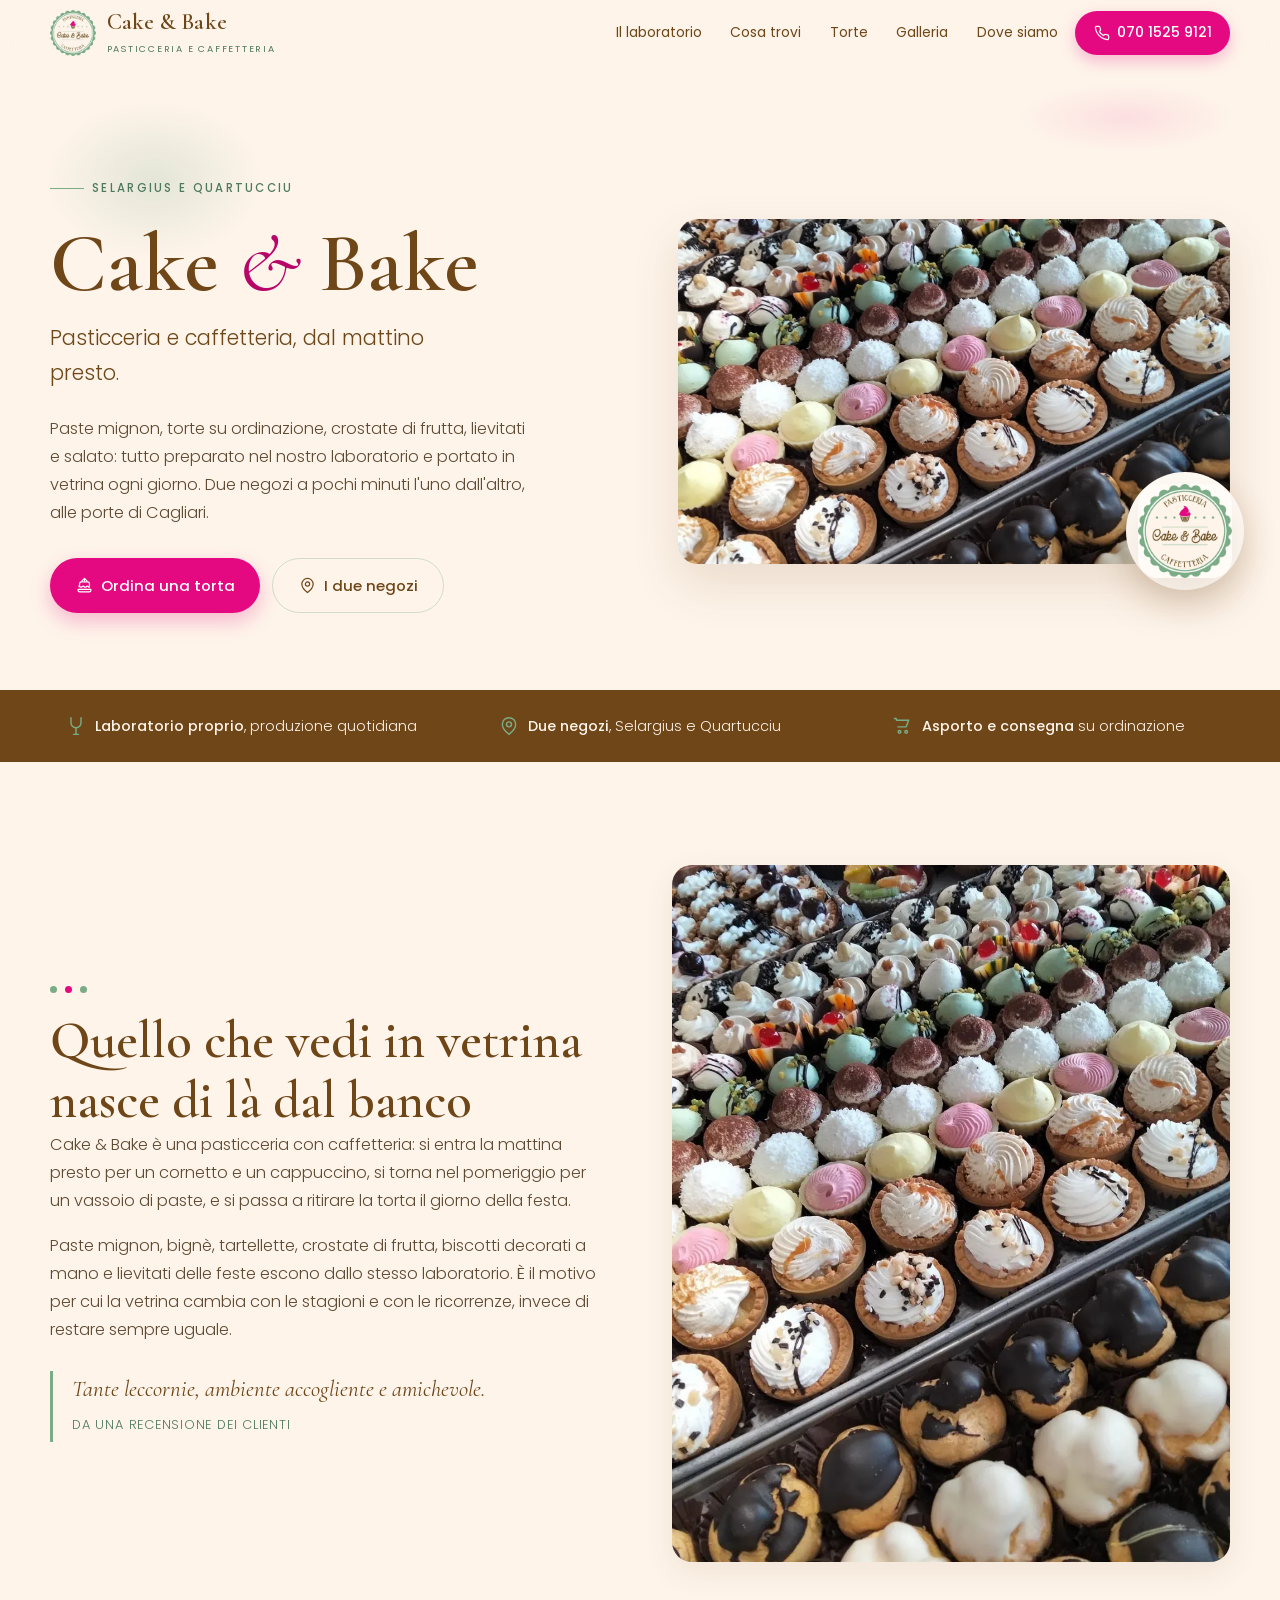
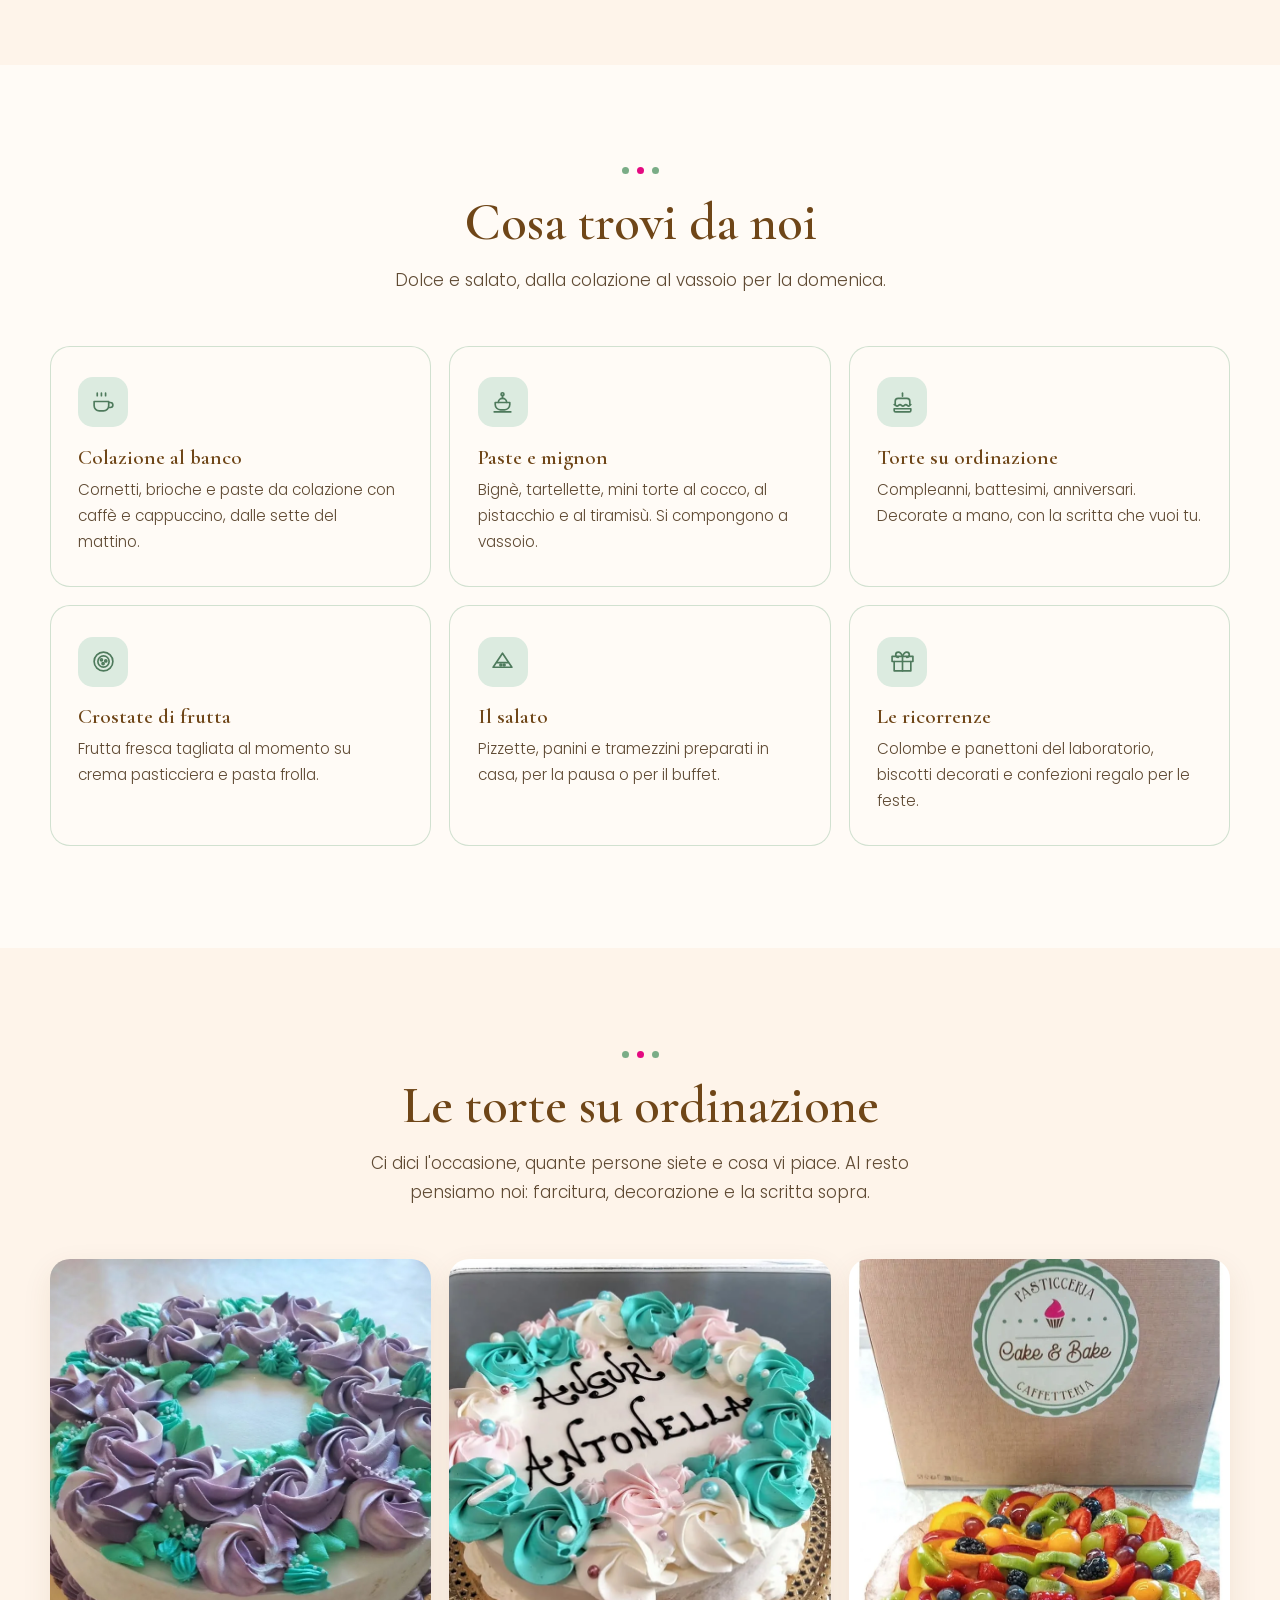
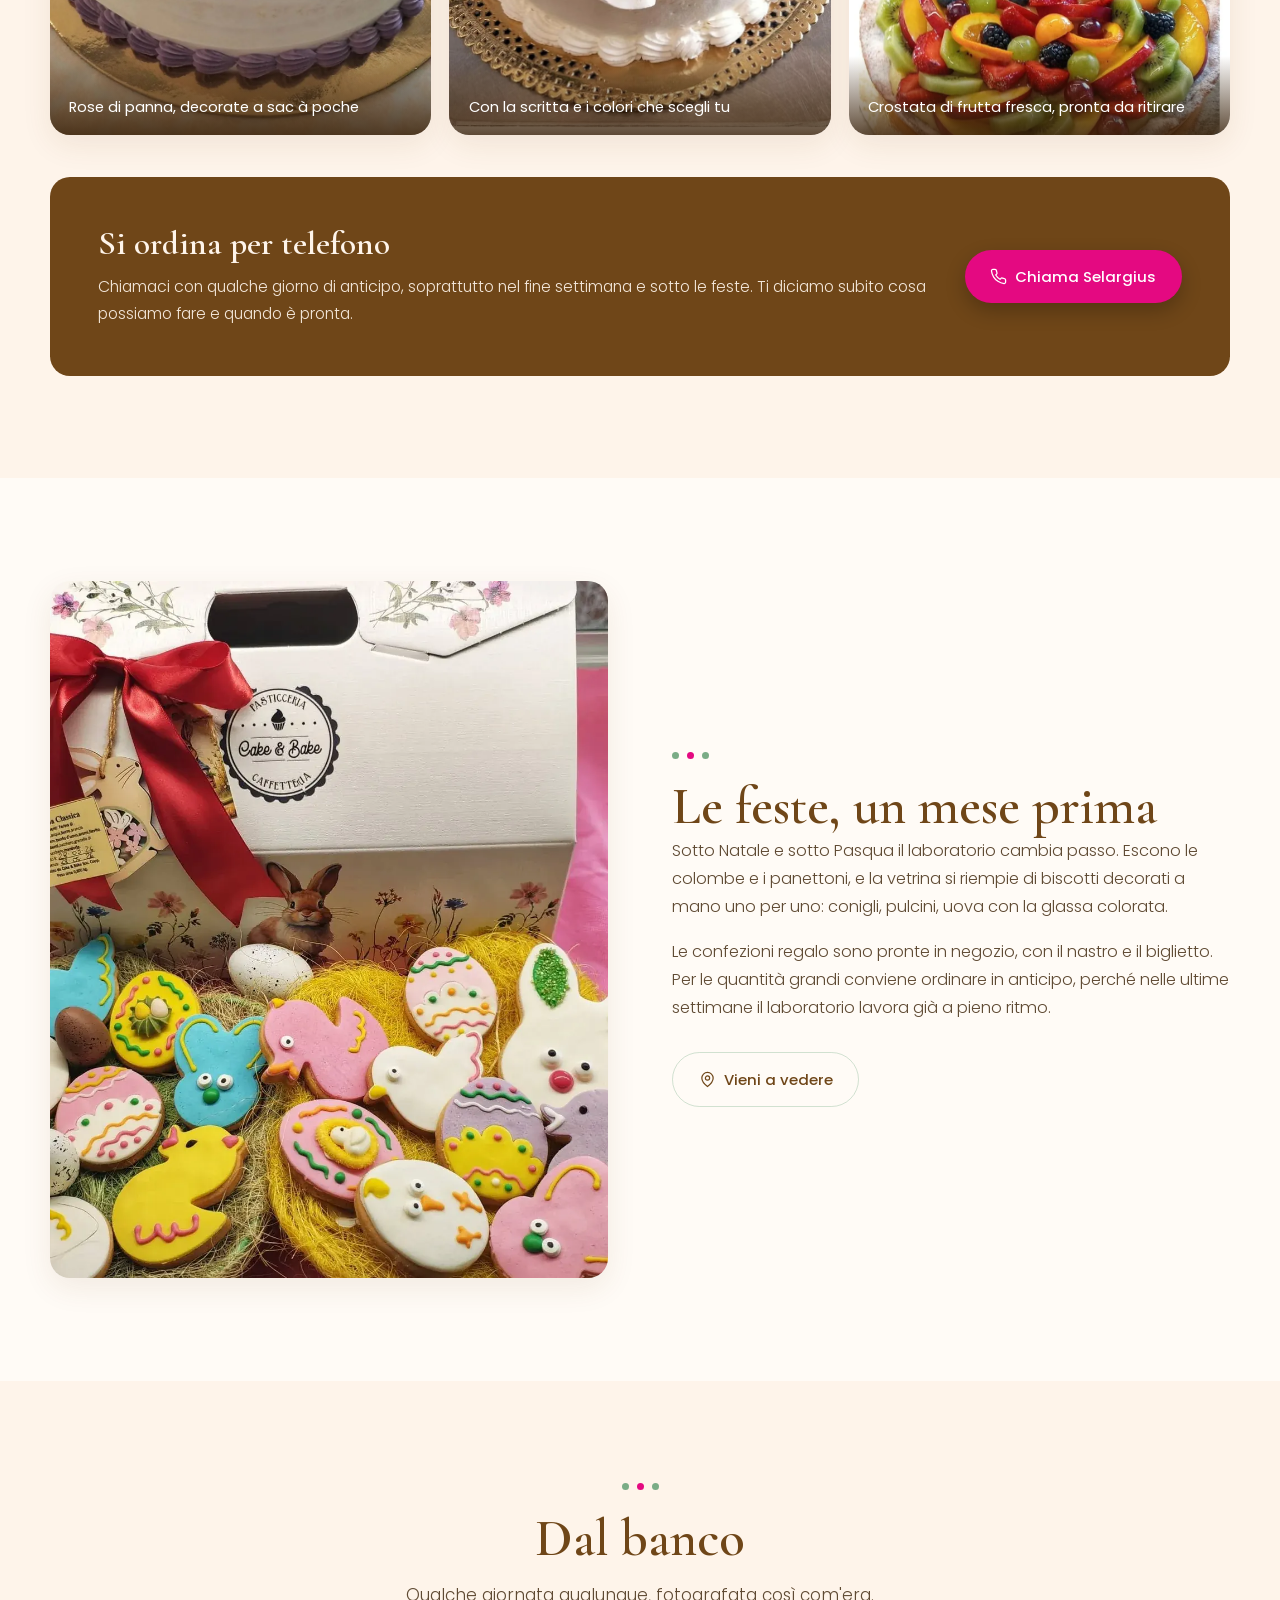
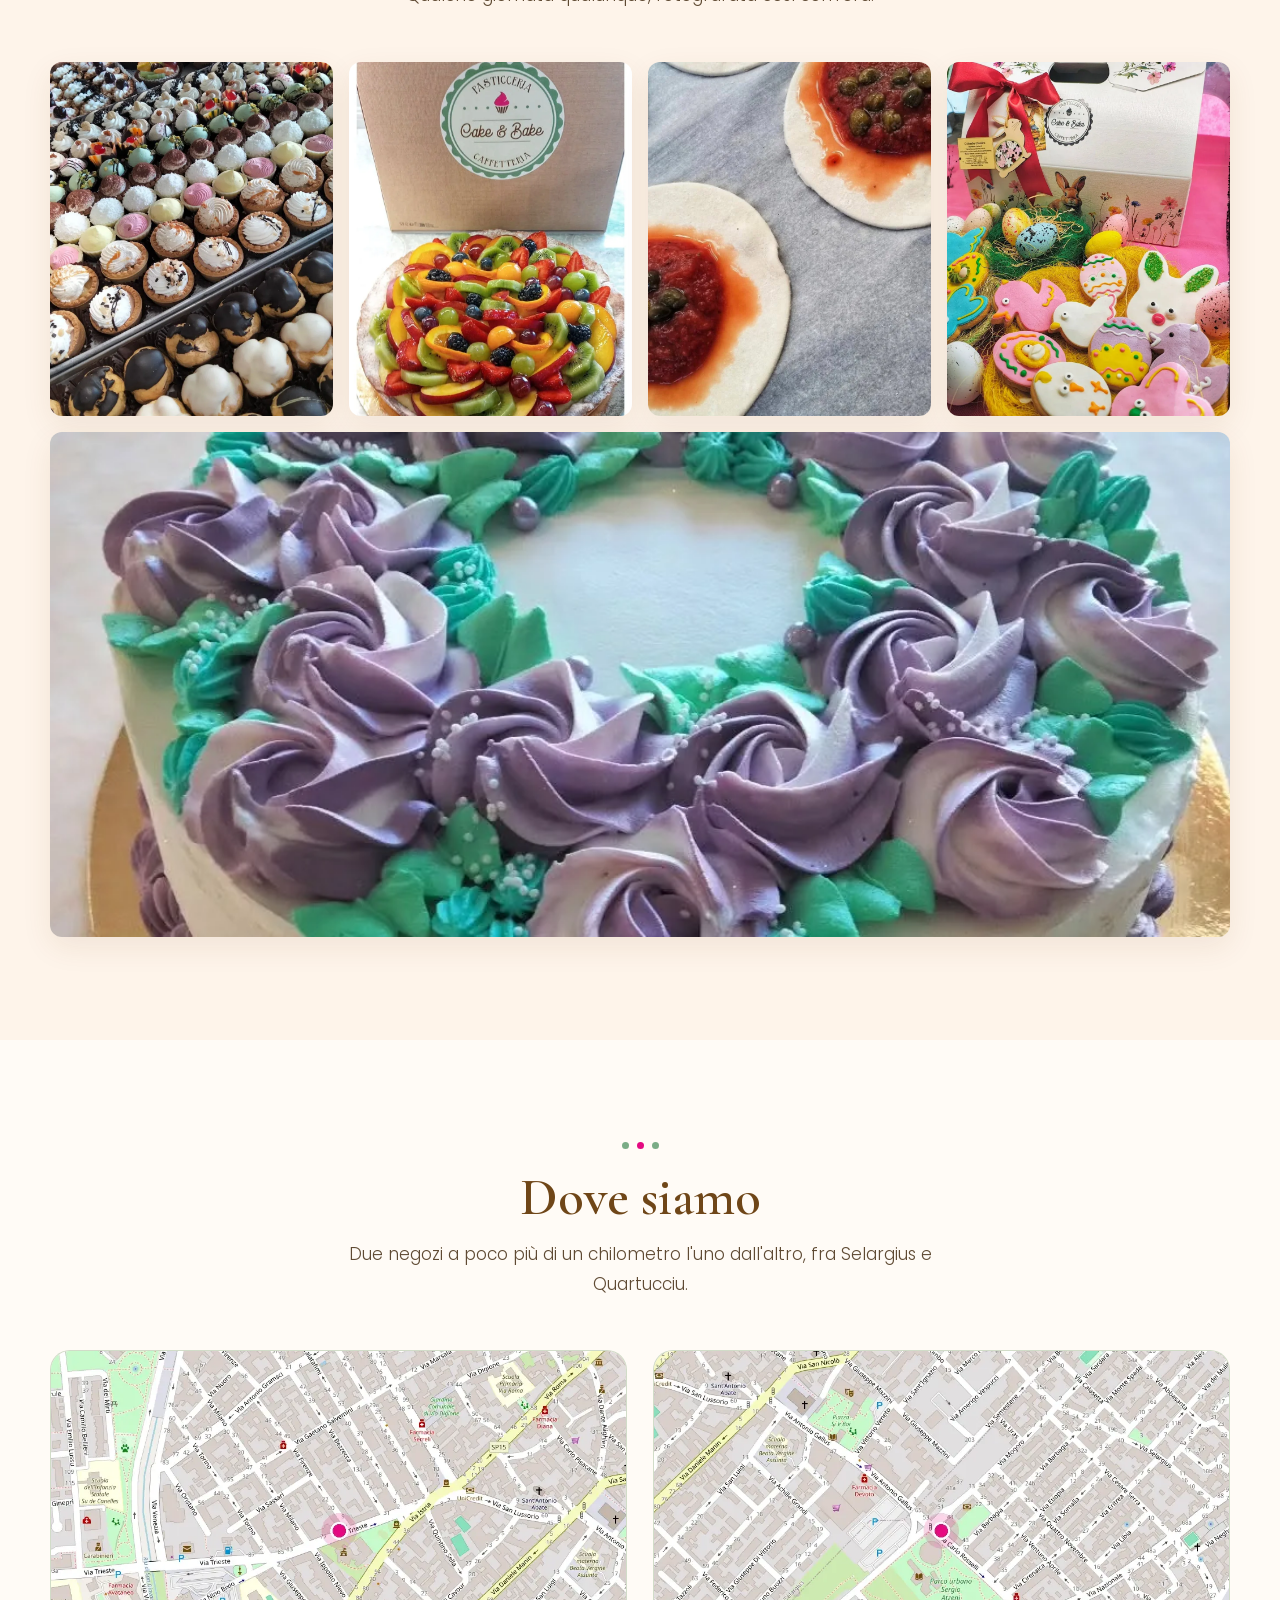
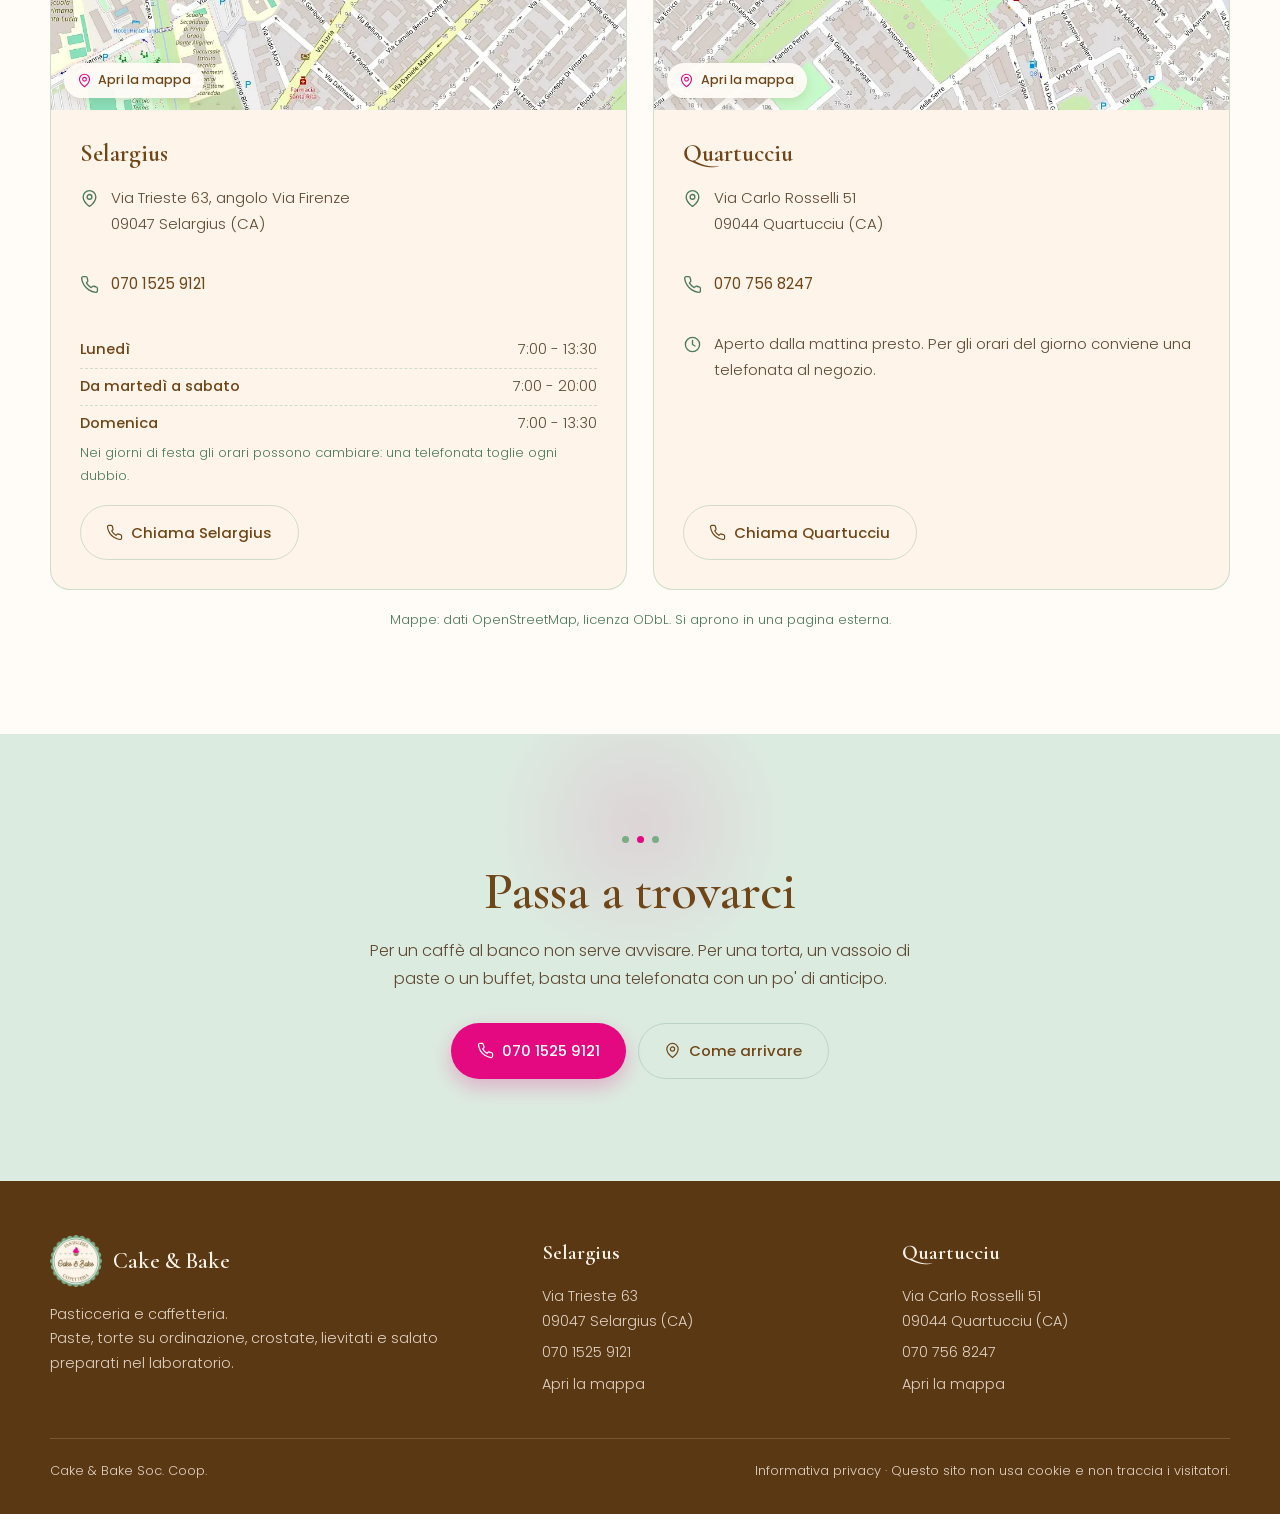
<file: index.html>
<!DOCTYPE html>
<html lang="it">
<head>
<meta charset="utf-8">
<meta name="viewport" content="width=device-width, initial-scale=1">
<meta name="robots" content="noindex, nofollow">
<title>Cake &amp; Bake, pasticceria e caffetteria a Selargius e Quartucciu</title>
<meta name="description" content="Pasticceria e caffetteria Cake &amp; Bake: paste, torte su ordinazione, crostate, lievitati e salato preparati nel laboratorio. Due negozi, a Selargius e a Quartucciu.">
<link rel="canonical" href="https://cake-bake-7nl.pages.dev/">
<meta name="theme-color" content="#7AAC86">
<link rel="icon" type="image/png" href="favicon.png">
<link rel="apple-touch-icon" href="apple-touch-icon.png">
<meta property="og:type" content="website">
<meta property="og:locale" content="it_IT">
<meta property="og:site_name" content="Cake &amp; Bake">
<meta property="og:title" content="Cake &amp; Bake, pasticceria e caffetteria">
<meta property="og:description" content="Paste, torte su ordinazione, crostate e lievitati fatti nel laboratorio. Due negozi, a Selargius e a Quartucciu.">
<meta property="og:url" content="https://cake-bake-7nl.pages.dev/">
<meta property="og:image" content="https://cake-bake-7nl.pages.dev/images/og-image.jpg">
<meta property="og:image:width" content="1200">
<meta property="og:image:height" content="630">
<meta property="og:image:alt" content="Vassoi di paste mignon nella vetrina di Cake &amp; Bake">
<meta name="twitter:card" content="summary_large_image">
<meta name="twitter:title" content="Cake &amp; Bake, pasticceria e caffetteria">
<meta name="twitter:description" content="Paste, torte su ordinazione, crostate e lievitati fatti nel laboratorio. Selargius e Quartucciu.">
<meta name="twitter:image" content="https://cake-bake-7nl.pages.dev/images/og-image.jpg">
<script>document.documentElement.className+=' js';</script>
<link rel="stylesheet" href="fonts/fonts.css">
<style>
:root{
  --crema:#FEF4EA;
  --panna:#FFFBF6;
  --bianco:#FFFFFF;
  --marrone:#6F4618;
  --marrone-scuro:#5A3813;
  --testo:#5F4A33;
  --fucsia:#E40981;
  --fucsia-testo:#B80668;
  --salvia:#7AAC86;
  --salvia-chiara:#DCEBE0;
  --salvia-scura:#4E7A5C;
  --bordo:rgba(122,172,134,.34);
  --ombra:0 10px 30px rgba(111,70,24,.09);
  --ombra-alta:0 20px 48px rgba(111,70,24,.14);
  --raggio:20px;
  --raggio-p:12px;
  --sp:clamp(4rem,8vw,7rem);
  --colonna:1180px;
}
*{box-sizing:border-box}
html{scroll-behavior:smooth;-webkit-text-size-adjust:100%}
body{
  margin:0;background:var(--crema);color:var(--testo);
  font-family:'Poppins',system-ui,-apple-system,'Segoe UI',sans-serif;
  font-weight:300;font-size:1.02rem;line-height:1.72;
  -webkit-font-smoothing:antialiased;overflow-x:hidden;
}
img{max-width:100%;height:auto;display:block}
/* senza height:auto l'attributo height dell'HTML vale come altezza CSS,
   aspect-ratio viene ignorato e object-fit ritaglia una fetta verticale */
a{color:var(--fucsia-testo);text-decoration-thickness:1px;text-underline-offset:3px}
h1,h2,h3{font-family:'Cormorant Garamond',Georgia,serif;color:var(--marrone);font-weight:600;line-height:1.14;margin:0}
h1{font-size:clamp(2.9rem,7.5vw,5.2rem)}
h2{font-size:clamp(2.1rem,4.6vw,3.3rem)}
h3{font-size:1.32rem}
p{margin:0 0 1.05rem}
:focus-visible{outline:3px solid var(--fucsia);outline-offset:3px;border-radius:6px}
.contenitore{width:min(100% - 2.6rem,var(--colonna));margin-inline:auto}
.salta{position:absolute;left:-9999px}
.salta:focus{left:1rem;top:1rem;z-index:200;background:var(--marrone);color:var(--crema);padding:.7rem 1.1rem;border-radius:10px;position:fixed}

/* ---------- testata ---------- */
.testata{
  position:sticky;top:0;z-index:100;
  background:rgba(254,244,234,.92);backdrop-filter:blur(12px);
  border-bottom:1px solid transparent;transition:border-color .25s,box-shadow .25s;
}
.testata.staccata{border-bottom-color:var(--bordo);box-shadow:0 6px 22px rgba(111,70,24,.07)}
.barra{display:flex;align-items:center;gap:1.2rem;padding:.62rem 0;min-height:64px}
.marchio{display:flex;align-items:center;gap:.66rem;text-decoration:none;flex-shrink:0}
.marchio img{width:46px;height:46px}
.marchio b{
  font-family:'Cormorant Garamond',Georgia,serif;font-size:1.42rem;font-weight:600;
  color:var(--marrone);letter-spacing:.01em;line-height:1;white-space:nowrap;
}
.marchio-testo{display:block}
.marchio-testo em{display:block;font-family:'Poppins',sans-serif;font-size:.58rem;font-weight:400;
  font-style:normal;letter-spacing:.19em;text-transform:uppercase;color:var(--salvia-scura);margin-top:.18rem}
.menu{margin-left:auto;display:flex;align-items:center;gap:.35rem}
.menu a{
  font-size:.87rem;font-weight:400;color:var(--marrone);text-decoration:none;
  padding:.5rem .72rem;border-radius:99px;transition:background .2s,color .2s;
}
.menu a:hover{background:var(--salvia-chiara)}
.chiama,.menu a.chiama{
  display:inline-flex;align-items:center;gap:.44rem;background:var(--fucsia);color:#fff;
  padding:.62rem 1.15rem;border-radius:99px;font-size:.87rem;font-weight:500;text-decoration:none;
  box-shadow:0 6px 16px rgba(228,9,129,.26);transition:transform .2s,box-shadow .2s,background .2s;
  white-space:nowrap;
}
.chiama:hover,.menu a.chiama:hover{transform:translateY(-2px);box-shadow:0 10px 22px rgba(228,9,129,.34);background:#cf0876;color:#fff}
.chiama svg{width:16px;height:16px;flex-shrink:0}
.apri-menu{display:none;margin-left:auto;background:none;border:1.5px solid var(--bordo);border-radius:12px;
  padding:.5rem .6rem;cursor:pointer;color:var(--marrone)}
.apri-menu svg{width:22px;height:22px;display:block}

/* ---------- apertura ---------- */
.apertura{position:relative;padding:clamp(3.4rem,8vw,6.4rem) 0 clamp(3rem,6vw,5rem);overflow:hidden}
.apertura::before{
  content:"";position:absolute;inset:0;z-index:0;
  background:
    radial-gradient(closest-side at 12% 18%,rgba(122,172,134,.20),transparent 70%),
    radial-gradient(closest-side at 88% 8%,rgba(228,9,129,.09),transparent 70%);
}
.apertura .contenitore{position:relative;z-index:1;display:grid;gap:clamp(2.4rem,5vw,4rem);
  grid-template-columns:1fr;align-items:center}
@media(min-width:900px){.apertura .contenitore{grid-template-columns:1.02fr 1fr}}
.occhiello{
  display:inline-flex;align-items:center;gap:.5rem;font-size:.72rem;letter-spacing:.2em;
  text-transform:uppercase;color:var(--salvia-scura);font-weight:500;margin-bottom:1.15rem;
}
.occhiello::before{content:"";width:34px;height:1px;background:var(--salvia)}
.apertura h1{margin-bottom:.5rem}
.apertura h1 em{font-style:italic;font-weight:500;color:var(--fucsia-testo)}
.sottotitolo{font-size:clamp(1.06rem,2vw,1.3rem);font-weight:300;color:var(--marrone);
  max-width:30ch;margin-bottom:1.5rem}
.apertura p.testo{max-width:48ch}
.bottoni{display:flex;flex-wrap:wrap;gap:.75rem;margin-top:1.9rem}
.bottone{
  display:inline-flex;align-items:center;gap:.5rem;padding:.86rem 1.6rem;border-radius:99px;
  font-size:.93rem;font-weight:500;text-decoration:none;transition:transform .2s,box-shadow .2s,background .2s;
}
.bottone svg{width:17px;height:17px;flex-shrink:0}
.bottone-pieno{background:var(--fucsia);color:#fff;box-shadow:0 8px 20px rgba(228,9,129,.26)}
.bottone-pieno:hover{transform:translateY(-2px);box-shadow:0 13px 28px rgba(228,9,129,.34);background:#cf0876}
.bottone-vuoto{background:transparent;color:var(--marrone);border:1.5px solid var(--bordo)}
.bottone-vuoto:hover{transform:translateY(-2px);background:var(--salvia-chiara);border-color:var(--salvia)}
.foto-apertura{position:relative}
.foto-apertura img{
  width:100%;aspect-ratio:16/10;object-fit:cover;border-radius:var(--raggio);
  box-shadow:var(--ombra-alta);
}
.bollo{
  position:absolute;right:-14px;bottom:-26px;width:118px;height:118px;
  background:var(--panna);border-radius:50%;display:grid;place-items:center;
  box-shadow:0 12px 30px rgba(111,70,24,.16);padding:12px;
}
.bollo img{width:100%;height:100%}
@media(max-width:899px){.bollo{width:92px;height:92px;right:-6px;bottom:-20px}}

/* ---------- nastro ---------- */
.nastro{background:var(--marrone);color:var(--crema);padding:1.5rem 0}
.nastro ul{list-style:none;margin:0;padding:0;display:grid;gap:1rem;grid-template-columns:1fr;
  text-align:center}
@media(min-width:760px){.nastro ul{grid-template-columns:repeat(3,1fr)}}
.nastro li{display:flex;align-items:center;justify-content:center;gap:.6rem;font-size:.9rem;font-weight:300}
.nastro svg{width:20px;height:20px;color:var(--salvia);flex-shrink:0}
.nastro b{font-weight:500}

/* ---------- sezioni ---------- */
.sezione{padding:var(--sp) 0}
.sezione-panna{background:var(--panna)}
.intestazione{max-width:62ch;margin-bottom:clamp(2.4rem,4vw,3.4rem)}
.intestazione.centrata{margin-inline:auto;text-align:center}
.intestazione h2{margin-bottom:.85rem}
.intestazione p{font-size:1.06rem}
.fregio{display:flex;align-items:center;gap:.5rem;justify-content:flex-start;margin-bottom:1.1rem}
.intestazione.centrata .fregio{justify-content:center}
.fregio i{width:7px;height:7px;border-radius:50%;background:var(--salvia);display:block}
.fregio i:nth-child(2){background:var(--fucsia)}

/* racconto */
.racconto{display:grid;gap:clamp(2.2rem,5vw,4rem);grid-template-columns:1fr;align-items:center}
@media(min-width:900px){.racconto{grid-template-columns:1fr 1fr}}
.racconto img{width:100%;aspect-ratio:4/5;object-fit:cover;border-radius:var(--raggio);box-shadow:var(--ombra)}
.racconto .testi p:last-child{margin-bottom:0}
.citazione{
  border-left:3px solid var(--salvia);padding:.15rem 0 .15rem 1.2rem;margin:1.7rem 0 0;
  font-family:'Cormorant Garamond',Georgia,serif;font-size:1.42rem;font-style:italic;
  color:var(--marrone);line-height:1.45;
}

/* specialita */
.griglia{display:grid;gap:1.15rem;grid-template-columns:1fr}
@media(min-width:640px){.griglia{grid-template-columns:repeat(2,1fr)}}
@media(min-width:1000px){.griglia{grid-template-columns:repeat(3,1fr)}}
.scheda{
  background:var(--crema);border:1px solid var(--bordo);border-radius:var(--raggio);
  padding:1.9rem 1.7rem;transition:transform .25s,box-shadow .25s,border-color .25s;
}
.sezione-panna .scheda{background:var(--panna)}
.scheda:hover{transform:translateY(-4px);box-shadow:var(--ombra);border-color:var(--salvia)}
.icona{
  width:50px;height:50px;border-radius:15px;background:var(--salvia-chiara);
  display:grid;place-items:center;margin-bottom:1.1rem;
}
.icona svg{width:25px;height:25px;color:var(--salvia-scura)}
.scheda h3{margin-bottom:.5rem}
.scheda p{font-size:.95rem;margin-bottom:0}

/* torte */
.torte{position:relative}
.trittico{display:grid;gap:1.15rem;grid-template-columns:1fr;margin-bottom:2.6rem}
@media(min-width:700px){.trittico{grid-template-columns:repeat(3,1fr)}}
.trittico figure{margin:0;position:relative;border-radius:var(--raggio);overflow:hidden;box-shadow:var(--ombra)}
.trittico img{width:100%;aspect-ratio:4/5;object-fit:cover;transition:transform .6s ease}
.trittico figure:hover img{transform:scale(1.04)}
.trittico figcaption{
  position:absolute;left:0;right:0;bottom:0;padding:2.4rem 1.2rem .95rem;
  background:linear-gradient(to top,rgba(58,34,10,.82),transparent);
  color:#fff;font-size:.92rem;font-weight:400;
}
.riquadro-ordine{
  background:var(--marrone);color:var(--crema);border-radius:var(--raggio);
  padding:clamp(2rem,4vw,3rem);display:grid;gap:1.6rem;align-items:center;grid-template-columns:1fr;
}
@media(min-width:840px){.riquadro-ordine{grid-template-columns:1.5fr auto}}
.riquadro-ordine h3{color:var(--crema);font-size:clamp(1.6rem,3vw,2.1rem);margin-bottom:.7rem}
.riquadro-ordine p{margin-bottom:0;font-size:.98rem;opacity:.92}
.riquadro-ordine .bottone-pieno{box-shadow:0 8px 20px rgba(0,0,0,.24)}

/* galleria */
.galleria{display:grid;gap:1rem;grid-template-columns:repeat(2,1fr)}
@media(min-width:820px){.galleria{grid-template-columns:repeat(4,1fr)}}
.galleria figure{margin:0;border-radius:var(--raggio-p);overflow:hidden;box-shadow:var(--ombra)}
.galleria img{width:100%;aspect-ratio:4/5;object-fit:cover;transition:transform .6s ease}
.galleria figure:hover img{transform:scale(1.05)}
.banda{margin-top:1rem;border-radius:var(--raggio-p);overflow:hidden;box-shadow:var(--ombra)}
.banda img{width:100%;aspect-ratio:21/9;object-fit:cover}

/* sedi */
.sedi{display:grid;gap:1.6rem;grid-template-columns:1fr}
@media(min-width:900px){.sedi{grid-template-columns:repeat(2,1fr)}}
.sede{
  background:var(--panna);border:1px solid var(--bordo);border-radius:var(--raggio);
  overflow:hidden;display:flex;flex-direction:column;
}
.sezione-panna .sede{background:var(--crema)}
.sede .mappa{display:block;position:relative}
.sede .mappa img{width:100%;aspect-ratio:8/5;object-fit:cover}
.mappa-etichetta{
  position:absolute;left:.8rem;bottom:.8rem;display:inline-flex;align-items:center;gap:.4rem;
  background:rgba(255,251,246,.95);padding:.42rem .8rem;border-radius:99px;
  font-size:.78rem;font-weight:500;color:var(--marrone);box-shadow:0 4px 12px rgba(111,70,24,.14);
}
.mappa-etichetta svg{width:15px;height:15px;color:var(--fucsia)}
.sede-corpo{padding:1.8rem;display:flex;flex-direction:column;gap:1.1rem;flex:1}
.sede h3{font-size:1.55rem}
.sede-riga{display:flex;gap:.75rem;align-items:flex-start;font-size:.94rem}
.sede-riga svg{width:19px;height:19px;color:var(--salvia-scura);flex-shrink:0;margin-top:.25rem}
.sede-riga a{color:var(--marrone);text-decoration:none;font-weight:400}
.sede-riga a:hover{color:var(--fucsia-testo);text-decoration:underline}
.orari{list-style:none;margin:0;padding:0;font-size:.92rem}
.orari li{display:flex;justify-content:space-between;gap:1rem;padding:.34rem 0;border-bottom:1px dashed var(--bordo)}
.orari li:last-child{border-bottom:0}
.orari b{font-weight:500;color:var(--marrone)}
.nota{font-size:.82rem;color:var(--salvia-scura);margin:0}
.sede .bottone{align-self:flex-start;margin-top:auto}

/* chiusura */
.chiusura{text-align:center;background:var(--salvia-chiara);position:relative;overflow:hidden}
.chiusura::after{
  content:"";position:absolute;left:50%;top:-120px;width:420px;height:420px;transform:translateX(-50%);
  background:radial-gradient(closest-side,rgba(228,9,129,.10),transparent 70%);pointer-events:none;
}
.chiusura .contenitore{position:relative;z-index:1}
.chiusura h2{margin-bottom:1rem}
.chiusura p{max-width:56ch;margin-inline:auto}
.chiusura .bottoni{justify-content:center}

/* piede */
.piede{background:var(--marrone-scuro);color:rgba(254,244,234,.82);padding:3.4rem 0 2rem;font-size:.9rem}
.piede-griglia{display:grid;gap:2rem;grid-template-columns:1fr}
@media(min-width:760px){.piede-griglia{grid-template-columns:1.4fr 1fr 1fr}}
.piede h4{font-family:'Cormorant Garamond',Georgia,serif;font-size:1.3rem;color:var(--crema);
  margin:0 0 .8rem;font-weight:600}
.piede a{color:rgba(254,244,234,.82);text-decoration:none}
.piede a:hover{color:#fff;text-decoration:underline}
.piede ul{list-style:none;margin:0;padding:0;display:grid;gap:.42rem}
.piede-marchio{display:flex;align-items:center;gap:.7rem;margin-bottom:.9rem}
.piede-marchio img{width:52px;height:52px}
.piede-marchio b{font-family:'Cormorant Garamond',Georgia,serif;font-size:1.4rem;color:var(--crema);font-weight:600}
.coda{margin-top:2.6rem;padding-top:1.3rem;border-top:1px solid rgba(254,244,234,.16);
  display:flex;flex-wrap:wrap;gap:.6rem 1.4rem;justify-content:space-between;font-size:.8rem}

/* comparsa allo scorrimento, solo con JS attivo */
.js .comparsa{opacity:0;transform:translateY(22px);transition:opacity .7s ease,transform .7s ease}
.js .comparsa.vista{opacity:1;transform:none}
@media(prefers-reduced-motion:reduce){
  html{scroll-behavior:auto}
  .js .comparsa{opacity:1;transform:none;transition:none}
  *{animation-duration:.01ms!important;transition-duration:.01ms!important}
}

@media(max-width:360px){
  /* solo sugli schermi molto stretti la riga della testata non ci sta */
  .marchio-testo em{display:none}
  .marchio b{font-size:1.28rem}
  .marchio img{width:40px;height:40px}
  .contenitore{width:min(100% - 2rem,var(--colonna))}
}
@media(max-width:860px){
  .menu{
    position:fixed;inset:64px 0 auto;background:var(--crema);flex-direction:column;
    align-items:stretch;gap:0;padding:1rem 1.3rem 1.6rem;border-bottom:1px solid var(--bordo);
    box-shadow:0 14px 30px rgba(111,70,24,.12);display:none;
  }
  .menu.aperto{display:flex}
  .menu a{padding:.8rem .4rem;border-bottom:1px solid var(--bordo);border-radius:0}
  .menu a:hover{background:transparent;color:var(--fucsia-testo)}
  .menu a.chiama,.menu a.chiama:hover{color:#fff}
  .menu .chiama{margin-top:1rem;justify-content:center;border-bottom:0}
  .apri-menu{display:block}
}
</style>
</head>
<body>
<a class="salta" href="#principale">Salta al contenuto</a>

<header class="testata" id="testata">
  <div class="contenitore barra">
    <a class="marchio" href="#principale" aria-label="Cake e Bake, pasticceria e caffetteria">
      <img src="images/marchio.png" alt="" width="46" height="46">
      <span class="marchio-testo"><b>Cake &amp; Bake</b><em>Pasticceria e caffetteria</em></span>
    </a>
    <button class="apri-menu" id="apri-menu" aria-expanded="false" aria-controls="menu" aria-label="Apri il menu di navigazione">
      <svg viewBox="0 0 24 24" fill="none" stroke="currentColor" stroke-width="1.8" stroke-linecap="round" aria-hidden="true"><path d="M4 7h16M4 12h16M4 17h16"/></svg>
    </button>
    <nav class="menu" id="menu" aria-label="Navigazione principale">
      <a href="#laboratorio">Il laboratorio</a>
      <a href="#specialita">Cosa trovi</a>
      <a href="#torte">Torte</a>
      <a href="#galleria">Galleria</a>
      <a href="#sedi">Dove siamo</a>
      <a class="chiama" href="tel:+3907015259121">
        <svg viewBox="0 0 24 24" fill="none" stroke="currentColor" stroke-width="1.8" stroke-linecap="round" stroke-linejoin="round" aria-hidden="true"><path d="M22 16.9v3a2 2 0 0 1-2.2 2 19.8 19.8 0 0 1-8.6-3.1 19.5 19.5 0 0 1-6-6A19.8 19.8 0 0 1 2.1 4.2 2 2 0 0 1 4.1 2h3a2 2 0 0 1 2 1.7c.1 1 .4 1.9.7 2.8a2 2 0 0 1-.5 2.1L8.1 9.9a16 16 0 0 0 6 6l1.3-1.2a2 2 0 0 1 2.1-.5c.9.3 1.8.6 2.8.7a2 2 0 0 1 1.7 2Z"/></svg>
        070 1525 9121
      </a>
    </nav>
  </div>
</header>

<main id="principale">

  <!-- ======== apertura ======== -->
  <section class="apertura">
    <div class="contenitore">
      <div>
        <p class="occhiello">Selargius e Quartucciu</p>
        <h1>Cake <em>&amp;</em> Bake</h1>
        <p class="sottotitolo">Pasticceria e caffetteria, dal mattino presto.</p>
        <p class="testo">Paste mignon, torte su ordinazione, crostate di frutta, lievitati e salato: tutto preparato nel nostro laboratorio e portato in vetrina ogni giorno. Due negozi a pochi minuti l'uno dall'altro, alle porte di Cagliari.</p>
        <div class="bottoni">
          <a class="bottone bottone-pieno" href="#torte">
            <svg viewBox="0 0 24 24" fill="none" stroke="currentColor" stroke-width="1.7" stroke-linecap="round" stroke-linejoin="round" aria-hidden="true"><path d="M12 2v3M8.5 5.5 12 2l3.5 3.5"/><path d="M4 13c1.5 0 1.5 1.5 3 1.5S8.5 13 10 13s1.5 1.5 3 1.5S14.5 13 16 13s1.5 1.5 3 1.5"/><path d="M5 13V9.5A2.5 2.5 0 0 1 7.5 7h9A2.5 2.5 0 0 1 19 9.5V13"/><path d="M3 17.5h18a0 0 0 0 1 0 0v1.5a2 2 0 0 1-2 2H5a2 2 0 0 1-2-2v-1.5Z"/></svg>
            Ordina una torta
          </a>
          <a class="bottone bottone-vuoto" href="#sedi">
            <svg viewBox="0 0 24 24" fill="none" stroke="currentColor" stroke-width="1.7" stroke-linecap="round" stroke-linejoin="round" aria-hidden="true"><path d="M20 10c0 6-8 12-8 12s-8-6-8-12a8 8 0 0 1 16 0Z"/><circle cx="12" cy="10" r="3"/></svg>
            I due negozi
          </a>
        </div>
      </div>
      <div class="foto-apertura">
        <img src="images/hero-vetrina.webp" alt="Vassoi di paste mignon, tartellette e bignè nella vetrina della pasticceria" width="1560" height="975" fetchpriority="high">
        <div class="bollo"><img src="images/marchio.png" alt="Marchio Cake e Bake" width="118" height="118"></div>
      </div>
    </div>
  </section>

  <!-- ======== nastro ======== -->
  <div class="nastro">
    <div class="contenitore">
      <ul>
        <li>
          <svg viewBox="0 0 24 24" fill="none" stroke="currentColor" stroke-width="1.7" stroke-linecap="round" stroke-linejoin="round" aria-hidden="true"><path d="M6 2v6a6 6 0 0 0 12 0V2"/><path d="M9 22h6"/><path d="M12 14v8"/></svg>
          <span><b>Laboratorio proprio</b>, produzione quotidiana</span>
        </li>
        <li>
          <svg viewBox="0 0 24 24" fill="none" stroke="currentColor" stroke-width="1.7" stroke-linecap="round" stroke-linejoin="round" aria-hidden="true"><path d="M20 10c0 6-8 12-8 12s-8-6-8-12a8 8 0 0 1 16 0Z"/><circle cx="12" cy="10" r="3"/></svg>
          <span><b>Due negozi</b>, Selargius e Quartucciu</span>
        </li>
        <li>
          <svg viewBox="0 0 24 24" fill="none" stroke="currentColor" stroke-width="1.7" stroke-linecap="round" stroke-linejoin="round" aria-hidden="true"><path d="M3 3h2l.4 2M7 13h10l3-8H5.4"/><circle cx="9" cy="19" r="1.6"/><circle cx="17" cy="19" r="1.6"/></svg>
          <span><b>Asporto e consegna</b> su ordinazione</span>
        </li>
      </ul>
    </div>
  </div>

  <!-- ======== laboratorio ======== -->
  <section class="sezione" id="laboratorio">
    <div class="contenitore racconto comparsa">
      <div class="testi">
        <div class="fregio"><i></i><i></i><i></i></div>
        <h2>Quello che vedi in vetrina<br>nasce di là dal banco</h2>
        <p>Cake &amp; Bake è una pasticceria con caffetteria: si entra la mattina presto per un cornetto e un cappuccino, si torna nel pomeriggio per un vassoio di paste, e si passa a ritirare la torta il giorno della festa.</p>
        <p>Paste mignon, bignè, tartellette, crostate di frutta, biscotti decorati a mano e lievitati delle feste escono dallo stesso laboratorio. È il motivo per cui la vetrina cambia con le stagioni e con le ricorrenze, invece di restare sempre uguale.</p>
        <p class="citazione">Tante leccornie, ambiente accogliente e amichevole.<br><span style="font-family:'Poppins',sans-serif;font-size:.8rem;font-style:normal;letter-spacing:.06em;text-transform:uppercase;color:var(--salvia-scura)">da una recensione dei clienti</span></p>
      </div>
      <img src="images/vetrina-mignon.webp" alt="Paste mignon al cocco, al pistacchio e al tiramisù allineate in vetrina" width="1000" height="1250" loading="lazy">
    </div>
  </section>

  <!-- ======== specialita ======== -->
  <section class="sezione sezione-panna" id="specialita">
    <div class="contenitore">
      <div class="intestazione centrata comparsa">
        <div class="fregio"><i></i><i></i><i></i></div>
        <h2>Cosa trovi da noi</h2>
        <p>Dolce e salato, dalla colazione al vassoio per la domenica.</p>
      </div>
      <div class="griglia">
        <article class="scheda comparsa">
          <div class="icona"><svg viewBox="0 0 24 24" fill="none" stroke="currentColor" stroke-width="1.6" stroke-linecap="round" stroke-linejoin="round" aria-hidden="true"><path d="M3 11h14v4a5 5 0 0 1-5 5H8a5 5 0 0 1-5-5v-4Z"/><path d="M17 12h1.6a2.4 2.4 0 0 1 0 4.8H17"/><path d="M6 3v2.5M10 3v2.5M14 3v2.5"/></svg></div>
          <h3>Colazione al banco</h3>
          <p>Cornetti, brioche e paste da colazione con caffè e cappuccino, dalle sette del mattino.</p>
        </article>
        <article class="scheda comparsa">
          <div class="icona"><svg viewBox="0 0 24 24" fill="none" stroke="currentColor" stroke-width="1.6" stroke-linecap="round" stroke-linejoin="round" aria-hidden="true"><path d="M8 12c0-2.2 1.8-4 4-4s4 1.8 4 4"/><path d="M5 12h14a0 0 0 0 1 0 0v2a5 5 0 0 1-5 5h-4a5 5 0 0 1-5-5v-2Z"/><path d="M12 5v3"/><circle cx="12" cy="4" r="1.4"/><path d="M4 21h16"/></svg></div>
          <h3>Paste e mignon</h3>
          <p>Bignè, tartellette, mini torte al cocco, al pistacchio e al tiramisù. Si compongono a vassoio.</p>
        </article>
        <article class="scheda comparsa">
          <div class="icona"><svg viewBox="0 0 24 24" fill="none" stroke="currentColor" stroke-width="1.6" stroke-linecap="round" stroke-linejoin="round" aria-hidden="true"><path d="M12 3v3"/><path d="M4 14c1.4 0 1.4 1.4 2.8 1.4S8.2 14 9.6 14s1.4 1.4 2.8 1.4S13.8 14 15.2 14s1.4 1.4 2.8 1.4S19.4 14 20 14"/><path d="M5 14v-3.2A2.8 2.8 0 0 1 7.8 8h8.4A2.8 2.8 0 0 1 19 10.8V14"/><path d="M4 18h16v1.6A1.4 1.4 0 0 1 18.6 21H5.4A1.4 1.4 0 0 1 4 19.6V18Z"/></svg></div>
          <h3>Torte su ordinazione</h3>
          <p>Compleanni, battesimi, anniversari. Decorate a mano, con la scritta che vuoi tu.</p>
        </article>
        <article class="scheda comparsa">
          <div class="icona"><svg viewBox="0 0 24 24" fill="none" stroke="currentColor" stroke-width="1.6" stroke-linecap="round" stroke-linejoin="round" aria-hidden="true"><circle cx="12" cy="12" r="9"/><circle cx="12" cy="12" r="5.4"/><circle cx="10" cy="10.4" r="1"/><circle cx="14.2" cy="11.4" r="1"/><circle cx="11.6" cy="14" r="1"/></svg></div>
          <h3>Crostate di frutta</h3>
          <p>Frutta fresca tagliata al momento su crema pasticciera e pasta frolla.</p>
        </article>
        <article class="scheda comparsa">
          <div class="icona"><svg viewBox="0 0 24 24" fill="none" stroke="currentColor" stroke-width="1.6" stroke-linecap="round" stroke-linejoin="round" aria-hidden="true"><path d="M3 17.5 12 4l9 13.5Z"/><path d="M6.8 13h10.4"/><circle cx="10.4" cy="15.4" r=".9"/><circle cx="13.6" cy="15.4" r=".9"/></svg></div>
          <h3>Il salato</h3>
          <p>Pizzette, panini e tramezzini preparati in casa, per la pausa o per il buffet.</p>
        </article>
        <article class="scheda comparsa">
          <div class="icona"><svg viewBox="0 0 24 24" fill="none" stroke="currentColor" stroke-width="1.6" stroke-linecap="round" stroke-linejoin="round" aria-hidden="true"><path d="M20 12v9H4v-9"/><path d="M2 7h20v5H2z"/><path d="M12 21V7"/><path d="M12 7S10.5 3 8 3a2.5 2.5 0 0 0 0 5"/><path d="M12 7s1.5-4 4-4a2.5 2.5 0 0 1 0 5"/></svg></div>
          <h3>Le ricorrenze</h3>
          <p>Colombe e panettoni del laboratorio, biscotti decorati e confezioni regalo per le feste.</p>
        </article>
      </div>
    </div>
  </section>

  <!-- ======== torte ======== -->
  <section class="sezione torte" id="torte">
    <div class="contenitore">
      <div class="intestazione centrata comparsa">
        <div class="fregio"><i></i><i></i><i></i></div>
        <h2>Le torte su ordinazione</h2>
        <p>Ci dici l'occasione, quante persone siete e cosa vi piace. Al resto pensiamo noi: farcitura, decorazione e la scritta sopra.</p>
      </div>
      <div class="trittico comparsa">
        <figure>
          <img src="images/torta-rose.webp" alt="Torta con rose di panna montata lilla e foglie verdi in pasta di zucchero" width="864" height="1080" loading="lazy">
          <figcaption>Rose di panna, decorate a sac à poche</figcaption>
        </figure>
        <figure>
          <img src="images/torta-auguri.webp" alt="Torta di compleanno con rose turchesi e rosa e la scritta Auguri in cioccolato" width="768" height="960" loading="lazy">
          <figcaption>Con la scritta e i colori che scegli tu</figcaption>
        </figure>
        <figure>
          <img src="images/crostata-frutta.webp" alt="Crostata ricoperta di frutta fresca a fette, accanto alla scatola della pasticceria" width="900" height="1125" loading="lazy">
          <figcaption>Crostata di frutta fresca, pronta da ritirare</figcaption>
        </figure>
      </div>
      <div class="riquadro-ordine comparsa">
        <div>
          <h3>Si ordina per telefono</h3>
          <p>Chiamaci con qualche giorno di anticipo, soprattutto nel fine settimana e sotto le feste. Ti diciamo subito cosa possiamo fare e quando è pronta.</p>
        </div>
        <a class="bottone bottone-pieno" href="tel:+3907015259121">
          <svg viewBox="0 0 24 24" fill="none" stroke="currentColor" stroke-width="1.8" stroke-linecap="round" stroke-linejoin="round" aria-hidden="true"><path d="M22 16.9v3a2 2 0 0 1-2.2 2 19.8 19.8 0 0 1-8.6-3.1 19.5 19.5 0 0 1-6-6A19.8 19.8 0 0 1 2.1 4.2 2 2 0 0 1 4.1 2h3a2 2 0 0 1 2 1.7c.1 1 .4 1.9.7 2.8a2 2 0 0 1-.5 2.1L8.1 9.9a16 16 0 0 0 6 6l1.3-1.2a2 2 0 0 1 2.1-.5c.9.3 1.8.6 2.8.7a2 2 0 0 1 1.7 2Z"/></svg>
          Chiama Selargius
        </a>
      </div>
    </div>
  </section>

  <!-- ======== feste ======== -->
  <section class="sezione sezione-panna" id="feste">
    <div class="contenitore racconto comparsa">
      <img src="images/pasqua-biscotti.webp" alt="Biscotti decorati a forma di coniglio, pulcino e uovo con glassa colorata" width="1000" height="1250" loading="lazy">
      <div class="testi">
        <div class="fregio"><i></i><i></i><i></i></div>
        <h2>Le feste, un mese prima</h2>
        <p>Sotto Natale e sotto Pasqua il laboratorio cambia passo. Escono le colombe e i panettoni, e la vetrina si riempie di biscotti decorati a mano uno per uno: conigli, pulcini, uova con la glassa colorata.</p>
        <p>Le confezioni regalo sono pronte in negozio, con il nastro e il biglietto. Per le quantità grandi conviene ordinare in anticipo, perché nelle ultime settimane il laboratorio lavora già a pieno ritmo.</p>
        <div class="bottoni">
          <a class="bottone bottone-vuoto" href="#sedi">
            <svg viewBox="0 0 24 24" fill="none" stroke="currentColor" stroke-width="1.7" stroke-linecap="round" stroke-linejoin="round" aria-hidden="true"><path d="M20 10c0 6-8 12-8 12s-8-6-8-12a8 8 0 0 1 16 0Z"/><circle cx="12" cy="10" r="3"/></svg>
            Vieni a vedere
          </a>
        </div>
      </div>
    </div>
  </section>

  <!-- ======== galleria ======== -->
  <section class="sezione" id="galleria">
    <div class="contenitore">
      <div class="intestazione centrata comparsa">
        <div class="fregio"><i></i><i></i><i></i></div>
        <h2>Dal banco</h2>
        <p>Qualche giornata qualunque, fotografata così com'era.</p>
      </div>
      <div class="galleria comparsa">
        <figure><img src="images/vetrina-mignon.webp" alt="Vassoi di paste mignon e bignè al cioccolato" width="1000" height="1250" loading="lazy"></figure>
        <figure><img src="images/crostata-frutta.webp" alt="Crostata di frutta fresca con la scatola del negozio" width="900" height="1125" loading="lazy"></figure>
        <figure><img src="images/pizzette.webp" alt="Pizzette con pomodoro e capperi pronte da infornare" width="648" height="810" loading="lazy"></figure>
        <figure><img src="images/pasqua-colomba.webp" alt="Confezione di colomba classica e biscotti pasquali decorati" width="1000" height="1250" loading="lazy"></figure>
      </div>
      <div class="banda comparsa">
        <img src="images/banda-torta.webp" alt="Particolare delle rose di panna montata su una torta decorata" width="1080" height="462" loading="lazy">
      </div>
    </div>
  </section>

  <!-- ======== sedi ======== -->
  <section class="sezione sezione-panna" id="sedi">
    <div class="contenitore">
      <div class="intestazione centrata comparsa">
        <div class="fregio"><i></i><i></i><i></i></div>
        <h2>Dove siamo</h2>
        <p>Due negozi a poco più di un chilometro l'uno dall'altro, fra Selargius e Quartucciu.</p>
      </div>
      <div class="sedi">

        <article class="sede comparsa">
          <a class="mappa" href="https://www.openstreetmap.org/?mlat=39.254036&amp;mlon=9.164782#map=18/39.254036/9.164782" rel="noopener" aria-label="Apri su OpenStreetMap la mappa di Via Trieste 63 a Selargius">
            <img src="images/mappa-selargius.webp" alt="Mappa di Selargius con il negozio segnato in Via Trieste, all'angolo con Via Firenze" width="1000" height="620" loading="lazy">
            <span class="mappa-etichetta">
              <svg viewBox="0 0 24 24" fill="none" stroke="currentColor" stroke-width="1.8" stroke-linecap="round" stroke-linejoin="round" aria-hidden="true"><path d="M20 10c0 6-8 12-8 12s-8-6-8-12a8 8 0 0 1 16 0Z"/><circle cx="12" cy="10" r="3"/></svg>
              Apri la mappa
            </span>
          </a>
          <div class="sede-corpo">
            <h3>Selargius</h3>
            <p class="sede-riga">
              <svg viewBox="0 0 24 24" fill="none" stroke="currentColor" stroke-width="1.7" stroke-linecap="round" stroke-linejoin="round" aria-hidden="true"><path d="M20 10c0 6-8 12-8 12s-8-6-8-12a8 8 0 0 1 16 0Z"/><circle cx="12" cy="10" r="3"/></svg>
              <span>Via Trieste 63, angolo Via Firenze<br>09047 Selargius (CA)</span>
            </p>
            <p class="sede-riga">
              <svg viewBox="0 0 24 24" fill="none" stroke="currentColor" stroke-width="1.7" stroke-linecap="round" stroke-linejoin="round" aria-hidden="true"><path d="M22 16.9v3a2 2 0 0 1-2.2 2 19.8 19.8 0 0 1-8.6-3.1 19.5 19.5 0 0 1-6-6A19.8 19.8 0 0 1 2.1 4.2 2 2 0 0 1 4.1 2h3a2 2 0 0 1 2 1.7c.1 1 .4 1.9.7 2.8a2 2 0 0 1-.5 2.1L8.1 9.9a16 16 0 0 0 6 6l1.3-1.2a2 2 0 0 1 2.1-.5c.9.3 1.8.6 2.8.7a2 2 0 0 1 1.7 2Z"/></svg>
              <a href="tel:+3907015259121">070 1525 9121</a>
            </p>
            <div>
              <ul class="orari">
                <li><b>Lunedì</b><span>7:00 - 13:30</span></li>
                <li><b>Da martedì a sabato</b><span>7:00 - 20:00</span></li>
                <li><b>Domenica</b><span>7:00 - 13:30</span></li>
              </ul>
              <p class="nota">Nei giorni di festa gli orari possono cambiare: una telefonata toglie ogni dubbio.</p>
            </div>
            <a class="bottone bottone-vuoto" href="tel:+3907015259121">
              <svg viewBox="0 0 24 24" fill="none" stroke="currentColor" stroke-width="1.7" stroke-linecap="round" stroke-linejoin="round" aria-hidden="true"><path d="M22 16.9v3a2 2 0 0 1-2.2 2 19.8 19.8 0 0 1-8.6-3.1 19.5 19.5 0 0 1-6-6A19.8 19.8 0 0 1 2.1 4.2 2 2 0 0 1 4.1 2h3a2 2 0 0 1 2 1.7c.1 1 .4 1.9.7 2.8a2 2 0 0 1-.5 2.1L8.1 9.9a16 16 0 0 0 6 6l1.3-1.2a2 2 0 0 1 2.1-.5c.9.3 1.8.6 2.8.7a2 2 0 0 1 1.7 2Z"/></svg>
              Chiama Selargius
            </a>
          </div>
        </article>

        <article class="sede comparsa">
          <a class="mappa" href="https://www.openstreetmap.org/?mlat=39.252379&amp;mlon=9.172423#map=18/39.252379/9.172423" rel="noopener" aria-label="Apri su OpenStreetMap la mappa di Via Carlo Rosselli 51 a Quartucciu">
            <img src="images/mappa-quartucciu.webp" alt="Mappa di Quartucciu con il negozio segnato in Via Carlo Rosselli" width="1000" height="620" loading="lazy">
            <span class="mappa-etichetta">
              <svg viewBox="0 0 24 24" fill="none" stroke="currentColor" stroke-width="1.8" stroke-linecap="round" stroke-linejoin="round" aria-hidden="true"><path d="M20 10c0 6-8 12-8 12s-8-6-8-12a8 8 0 0 1 16 0Z"/><circle cx="12" cy="10" r="3"/></svg>
              Apri la mappa
            </span>
          </a>
          <div class="sede-corpo">
            <h3>Quartucciu</h3>
            <p class="sede-riga">
              <svg viewBox="0 0 24 24" fill="none" stroke="currentColor" stroke-width="1.7" stroke-linecap="round" stroke-linejoin="round" aria-hidden="true"><path d="M20 10c0 6-8 12-8 12s-8-6-8-12a8 8 0 0 1 16 0Z"/><circle cx="12" cy="10" r="3"/></svg>
              <span>Via Carlo Rosselli 51<br>09044 Quartucciu (CA)</span>
            </p>
            <p class="sede-riga">
              <svg viewBox="0 0 24 24" fill="none" stroke="currentColor" stroke-width="1.7" stroke-linecap="round" stroke-linejoin="round" aria-hidden="true"><path d="M22 16.9v3a2 2 0 0 1-2.2 2 19.8 19.8 0 0 1-8.6-3.1 19.5 19.5 0 0 1-6-6A19.8 19.8 0 0 1 2.1 4.2 2 2 0 0 1 4.1 2h3a2 2 0 0 1 2 1.7c.1 1 .4 1.9.7 2.8a2 2 0 0 1-.5 2.1L8.1 9.9a16 16 0 0 0 6 6l1.3-1.2a2 2 0 0 1 2.1-.5c.9.3 1.8.6 2.8.7a2 2 0 0 1 1.7 2Z"/></svg>
              <a href="tel:+390707568247">070 756 8247</a>
            </p>
            <div>
              <p class="sede-riga">
                <svg viewBox="0 0 24 24" fill="none" stroke="currentColor" stroke-width="1.7" stroke-linecap="round" stroke-linejoin="round" aria-hidden="true"><circle cx="12" cy="12" r="9"/><path d="M12 7v5l3.2 1.9"/></svg>
                <span>Aperto dalla mattina presto. Per gli orari del giorno conviene una telefonata al negozio.</span>
              </p>
            </div>
            <a class="bottone bottone-vuoto" href="tel:+390707568247">
              <svg viewBox="0 0 24 24" fill="none" stroke="currentColor" stroke-width="1.7" stroke-linecap="round" stroke-linejoin="round" aria-hidden="true"><path d="M22 16.9v3a2 2 0 0 1-2.2 2 19.8 19.8 0 0 1-8.6-3.1 19.5 19.5 0 0 1-6-6A19.8 19.8 0 0 1 2.1 4.2 2 2 0 0 1 4.1 2h3a2 2 0 0 1 2 1.7c.1 1 .4 1.9.7 2.8a2 2 0 0 1-.5 2.1L8.1 9.9a16 16 0 0 0 6 6l1.3-1.2a2 2 0 0 1 2.1-.5c.9.3 1.8.6 2.8.7a2 2 0 0 1 1.7 2Z"/></svg>
              Chiama Quartucciu
            </a>
          </div>
        </article>

      </div>
      <p class="nota" style="margin-top:1.2rem;text-align:center">Mappe: dati OpenStreetMap, licenza ODbL. Si aprono in una pagina esterna.</p>
    </div>
  </section>

  <!-- ======== chiusura ======== -->
  <section class="sezione chiusura">
    <div class="contenitore">
      <div class="fregio" style="justify-content:center"><i></i><i></i><i></i></div>
      <h2>Passa a trovarci</h2>
      <p>Per un caffè al banco non serve avvisare. Per una torta, un vassoio di paste o un buffet, basta una telefonata con un po' di anticipo.</p>
      <div class="bottoni">
        <a class="bottone bottone-pieno" href="tel:+3907015259121">
          <svg viewBox="0 0 24 24" fill="none" stroke="currentColor" stroke-width="1.8" stroke-linecap="round" stroke-linejoin="round" aria-hidden="true"><path d="M22 16.9v3a2 2 0 0 1-2.2 2 19.8 19.8 0 0 1-8.6-3.1 19.5 19.5 0 0 1-6-6A19.8 19.8 0 0 1 2.1 4.2 2 2 0 0 1 4.1 2h3a2 2 0 0 1 2 1.7c.1 1 .4 1.9.7 2.8a2 2 0 0 1-.5 2.1L8.1 9.9a16 16 0 0 0 6 6l1.3-1.2a2 2 0 0 1 2.1-.5c.9.3 1.8.6 2.8.7a2 2 0 0 1 1.7 2Z"/></svg>
          070 1525 9121
        </a>
        <a class="bottone bottone-vuoto" href="#sedi">
          <svg viewBox="0 0 24 24" fill="none" stroke="currentColor" stroke-width="1.7" stroke-linecap="round" stroke-linejoin="round" aria-hidden="true"><path d="M20 10c0 6-8 12-8 12s-8-6-8-12a8 8 0 0 1 16 0Z"/><circle cx="12" cy="10" r="3"/></svg>
          Come arrivare
        </a>
      </div>
    </div>
  </section>

</main>

<footer class="piede">
  <div class="contenitore">
    <div class="piede-griglia">
      <div>
        <div class="piede-marchio">
          <img src="images/marchio.png" alt="" width="52" height="52">
          <b>Cake &amp; Bake</b>
        </div>
        <p style="margin:0">Pasticceria e caffetteria.<br>Paste, torte su ordinazione, crostate, lievitati e salato preparati nel laboratorio.</p>
      </div>
      <div>
        <h4>Selargius</h4>
        <ul>
          <li>Via Trieste 63<br>09047 Selargius (CA)</li>
          <li><a href="tel:+3907015259121">070 1525 9121</a></li>
          <li><a href="https://www.openstreetmap.org/?mlat=39.254036&amp;mlon=9.164782#map=18/39.254036/9.164782" rel="noopener">Apri la mappa</a></li>
        </ul>
      </div>
      <div>
        <h4>Quartucciu</h4>
        <ul>
          <li>Via Carlo Rosselli 51<br>09044 Quartucciu (CA)</li>
          <li><a href="tel:+390707568247">070 756 8247</a></li>
          <li><a href="https://www.openstreetmap.org/?mlat=39.252379&amp;mlon=9.172423#map=18/39.252379/9.172423" rel="noopener">Apri la mappa</a></li>
        </ul>
      </div>
    </div>
    <div class="coda">
      <span>Cake &amp; Bake Soc. Coop.</span>
      <span><a href="privacy.html">Informativa privacy</a> · Questo sito non usa cookie e non traccia i visitatori.</span>
    </div>
  </div>
</footer>

<script type="application/ld+json">
{
  "@context":"https://schema.org",
  "@graph":[
    {
      "@type":"Bakery",
      "@id":"https://cake-bake-7nl.pages.dev/#selargius",
      "name":"Cake & Bake Selargius",
      "description":"Pasticceria e caffetteria: paste mignon, torte su ordinazione, crostate di frutta, lievitati e salato preparati nel laboratorio.",
      "image":"https://cake-bake-7nl.pages.dev/images/og-image.jpg",
      "url":"https://cake-bake-7nl.pages.dev/",
      "telephone":"+3907015259121",
      "servesCuisine":"Pasticceria",
      "priceRange":"€€",
      "address":{
        "@type":"PostalAddress",
        "streetAddress":"Via Trieste 63",
        "addressLocality":"Selargius",
        "addressRegion":"CA",
        "postalCode":"09047",
        "addressCountry":"IT"
      },
      "geo":{"@type":"GeoCoordinates","latitude":39.254036,"longitude":9.164782},
      "openingHoursSpecification":[
        {"@type":"OpeningHoursSpecification","dayOfWeek":["Monday","Sunday"],"opens":"07:00","closes":"13:30"},
        {"@type":"OpeningHoursSpecification","dayOfWeek":["Tuesday","Wednesday","Thursday","Friday","Saturday"],"opens":"07:00","closes":"20:00"}
      ]
    },
    {
      "@type":"Bakery",
      "@id":"https://cake-bake-7nl.pages.dev/#quartucciu",
      "name":"Cake & Bake Quartucciu",
      "description":"Pasticceria e caffetteria: paste, torte su ordinazione e lievitati preparati nel laboratorio.",
      "image":"https://cake-bake-7nl.pages.dev/images/og-image.jpg",
      "url":"https://cake-bake-7nl.pages.dev/",
      "telephone":"+390707568247",
      "servesCuisine":"Pasticceria",
      "priceRange":"€€",
      "address":{
        "@type":"PostalAddress",
        "streetAddress":"Via Carlo Rosselli 51",
        "addressLocality":"Quartucciu",
        "addressRegion":"CA",
        "postalCode":"09044",
        "addressCountry":"IT"
      },
      "geo":{"@type":"GeoCoordinates","latitude":39.252379,"longitude":9.172423}
    }
  ]
}
</script>

<script>
(function(){
  var d=document, r=d.documentElement;
  try{

  /* menu su telefono */
  var b=d.getElementById('apri-menu'), m=d.getElementById('menu');
  b.addEventListener('click',function(){
    var aperto=m.classList.toggle('aperto');
    b.setAttribute('aria-expanded',aperto?'true':'false');
    b.setAttribute('aria-label',aperto?'Chiudi il menu di navigazione':'Apri il menu di navigazione');
  });
  m.addEventListener('click',function(e){
    if(e.target.tagName==='A'){m.classList.remove('aperto');b.setAttribute('aria-expanded','false');}
  });
  d.addEventListener('keydown',function(e){
    if(e.key==='Escape'&&m.classList.contains('aperto')){m.classList.remove('aperto');b.setAttribute('aria-expanded','false');b.focus();}
  });

  /* testata staccata e comparsa allo scorrimento.
     Niente IntersectionObserver: con lo scorrimento veloce salta elementi
     e lascia sezioni vuote. Qui si controlla la posizione a ogni scorrimento. */
  var testata=d.getElementById('testata');
  var voci=[].slice.call(d.querySelectorAll('.comparsa'));
  var inCoda=false;

  function controlla(){
    inCoda=false;
    testata.classList.toggle('staccata', (window.pageYOffset||d.documentElement.scrollTop)>8);
    var soglia=window.innerHeight*0.90;
    for(var i=voci.length-1;i>=0;i--){
      if(voci[i].getBoundingClientRect().top<soglia){
        voci[i].classList.add('vista');
        voci.splice(i,1);
      }
    }
  }
  function programma(){ if(!inCoda){inCoda=true;requestAnimationFrame(controlla);} }

  window.addEventListener('scroll',programma,{passive:true});
  window.addEventListener('resize',programma,{passive:true});
  window.addEventListener('load',controlla);
  window.addEventListener('hashchange',controlla);
  window.addEventListener('pageshow',controlla);
  controlla();

  /* Lo scorrimento morbido e i salti a un'ancora (link diretto a #torte, tasto
     indietro, ripristino della posizione) non fanno sempre scattare l'evento
     scroll al momento giusto: una sezione puo' restare vuota. Per i primi
     secondi si ricontrolla a intervalli e si smette appena e' tutto comparso. */
  var battito=setInterval(function(){
    controlla();
    if(!voci.length) clearInterval(battito);
  },200);
  setTimeout(function(){
    clearInterval(battito);
    while(voci.length) voci.pop().classList.add('vista');
  },8000);
  }catch(e){
    /* se qualcosa si rompe il sito resta leggibile: si toglie l'effetto e si mostra tutto */
    r.className=r.className.replace(' js','');
  }

})();
</script>
</body>
</html>
</file>
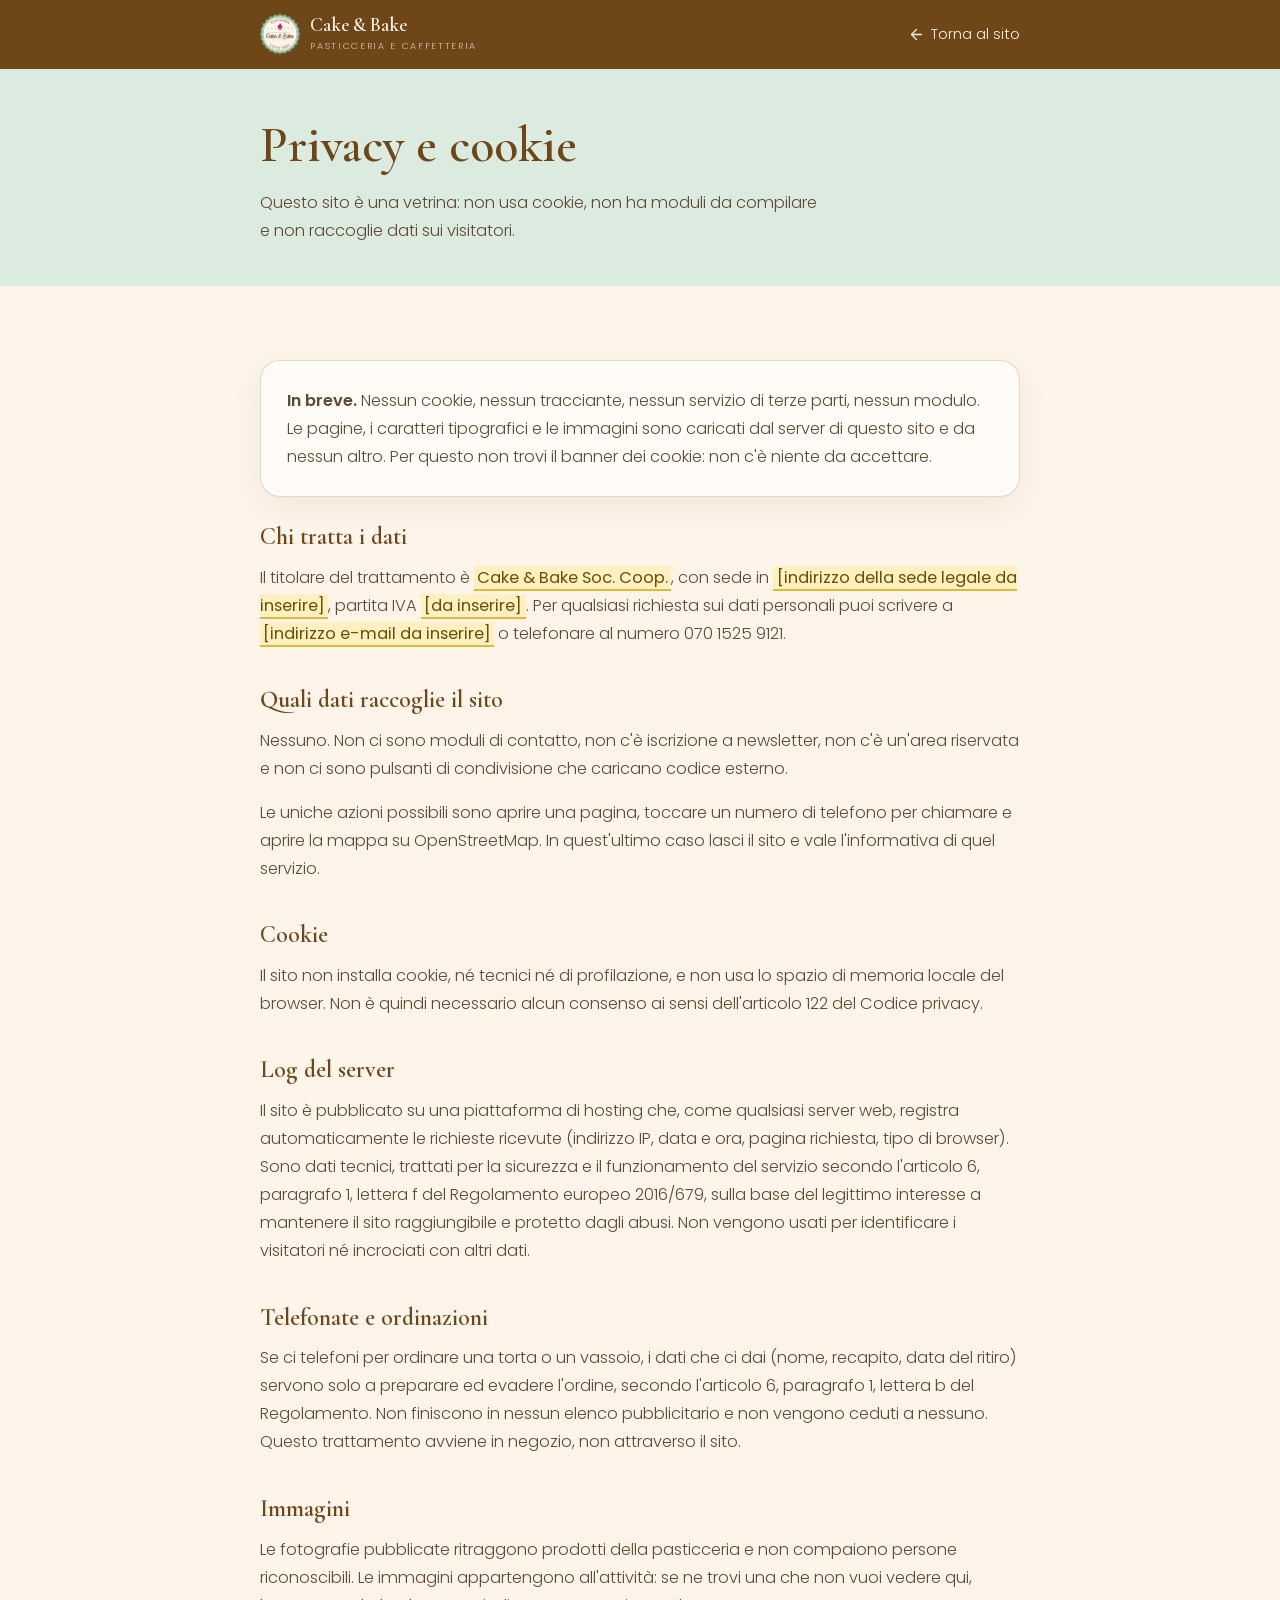
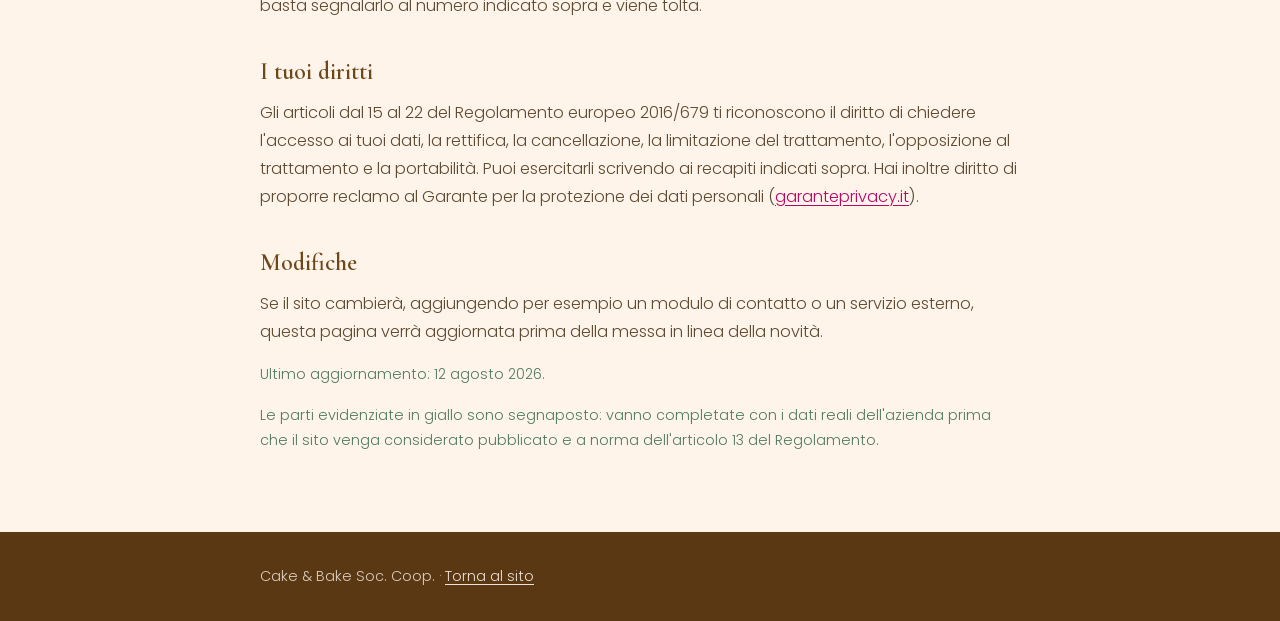
<file: privacy.html>
<!DOCTYPE html>
<html lang="it">
<head>
<meta charset="utf-8">
<meta name="viewport" content="width=device-width, initial-scale=1">
<title>Privacy e cookie | Cake &amp; Bake</title>
<meta name="description" content="Informativa privacy del sito di Cake &amp; Bake, pasticceria e caffetteria a Selargius e Quartucciu: nessun cookie, nessun tracciamento, nessun modulo di raccolta dati.">
<meta name="robots" content="noindex, nofollow">
<meta name="theme-color" content="#7AAC86">
<link rel="canonical" href="https://cake-bake-7nl.pages.dev/privacy.html">
<link rel="icon" href="favicon.png" type="image/png">
<link rel="apple-touch-icon" href="apple-touch-icon.png">
<link rel="stylesheet" href="fonts/fonts.css">
<style>
:root{
  --crema:#FEF4EA;--panna:#FFFBF6;--marrone:#6F4618;--marrone-scuro:#5A3813;
  --testo:#5F4A33;--fucsia:#E40981;--fucsia-testo:#B80668;
  --salvia:#7AAC86;--salvia-chiara:#DCEBE0;--salvia-scura:#4E7A5C;
  --bordo:rgba(122,172,134,.34);--raggio:20px;
}
*{box-sizing:border-box}
body{margin:0;background:var(--crema);color:var(--testo);
  font-family:'Poppins',system-ui,-apple-system,sans-serif;font-weight:300;font-size:1.02rem;line-height:1.72}
img{max-width:100%;height:auto;display:block}
h1,h2{font-family:'Cormorant Garamond',Georgia,serif;color:var(--marrone);font-weight:600;line-height:1.16;margin:0}
.contenitore{width:min(100% - 2.5rem,760px);margin-inline:auto}
:focus-visible{outline:3px solid var(--fucsia);outline-offset:3px;border-radius:6px}
.salta{position:absolute;left:-9999px}
.salta:focus{left:1rem;top:1rem;position:fixed;background:var(--marrone);color:var(--crema);padding:.7rem 1.1rem;border-radius:10px;z-index:10}

.testata{background:var(--marrone);color:var(--crema);padding:.9rem 0}
.testata-int{display:flex;align-items:center;gap:.7rem}
.marchio{display:flex;align-items:center;gap:.65rem;text-decoration:none;color:inherit}
.marchio img{width:40px;height:40px}
.marchio b{font-family:'Cormorant Garamond',Georgia,serif;font-weight:600;font-size:1.2rem;line-height:1.1;display:block}
.marchio em{display:block;font-size:.58rem;letter-spacing:.18em;text-transform:uppercase;font-style:normal;color:rgba(254,244,234,.7);margin-top:.15rem}
.indietro{margin-left:auto;color:var(--crema);text-decoration:none;font-size:.9rem;display:inline-flex;align-items:center;gap:.4rem}
.indietro:hover{text-decoration:underline}
.indietro svg{width:17px;height:17px}

.titolo-pagina{background:var(--salvia-chiara);padding:3rem 0 2.6rem}
.titolo-pagina h1{font-size:clamp(2.1rem,5.6vw,3.1rem)}
.titolo-pagina p{margin:.9rem 0 0;max-width:56ch}

main{padding:3rem 0 4rem}
h2{font-size:1.5rem;margin:2.4rem 0 .8rem}
h2:first-of-type{margin-top:0}
p{margin:0 0 1rem}
ul{margin:0 0 1rem;padding-left:1.3rem}
li{margin-bottom:.45rem}
a{color:var(--fucsia-testo);text-underline-offset:3px}
.riquadro{background:var(--panna);border:1px solid var(--bordo);border-radius:var(--raggio);padding:1.6rem;margin:1.6rem 0;box-shadow:0 10px 30px rgba(111,70,24,.07)}
.riquadro p:last-child{margin-bottom:0}
.nota{font-size:.9rem;color:var(--salvia-scura)}
.segnaposto{background:#FFF0C2;border-bottom:2px solid #E0B93A;padding:0 .2rem;color:#6B4E00;font-weight:400}

.piede{background:var(--marrone-scuro);color:rgba(254,244,234,.8);font-size:.9rem;padding:2rem 0}
.piede a{color:rgba(254,244,234,.9)}
</style>
</head>
<body>
<a class="salta" href="#contenuto">Salta al contenuto</a>

<header class="testata">
  <div class="contenitore testata-int">
    <a class="marchio" href="index.html">
      <img src="images/marchio.png" alt="" width="40" height="40">
      <span><b>Cake &amp; Bake</b><em>Pasticceria e caffetteria</em></span>
    </a>
    <a class="indietro" href="index.html">
      <svg viewBox="0 0 24 24" fill="none" stroke="currentColor" stroke-width="1.8" stroke-linecap="round" stroke-linejoin="round" aria-hidden="true"><path d="M19 12H5"/><path d="m12 19-7-7 7-7"/></svg>
      Torna al sito
    </a>
  </div>
</header>

<div class="titolo-pagina">
  <div class="contenitore">
    <h1>Privacy e cookie</h1>
    <p>Questo sito è una vetrina: non usa cookie, non ha moduli da compilare e non raccoglie dati sui visitatori.</p>
  </div>
</div>

<main id="contenuto">
  <div class="contenitore">

    <div class="riquadro">
      <p><strong>In breve.</strong> Nessun cookie, nessun tracciante, nessun servizio di terze parti, nessun modulo. Le pagine, i caratteri tipografici e le immagini sono caricati dal server di questo sito e da nessun altro. Per questo non trovi il banner dei cookie: non c'è niente da accettare.</p>
    </div>

    <h2>Chi tratta i dati</h2>
    <p>Il titolare del trattamento è <span class="segnaposto">Cake &amp; Bake Soc. Coop.</span>, con sede in <span class="segnaposto">[indirizzo della sede legale da inserire]</span>, partita IVA <span class="segnaposto">[da inserire]</span>. Per qualsiasi richiesta sui dati personali puoi scrivere a <span class="segnaposto">[indirizzo e-mail da inserire]</span> o telefonare al numero 070 1525 9121.</p>

    <h2>Quali dati raccoglie il sito</h2>
    <p>Nessuno. Non ci sono moduli di contatto, non c'è iscrizione a newsletter, non c'è un'area riservata e non ci sono pulsanti di condivisione che caricano codice esterno.</p>
    <p>Le uniche azioni possibili sono aprire una pagina, toccare un numero di telefono per chiamare e aprire la mappa su OpenStreetMap. In quest'ultimo caso lasci il sito e vale l'informativa di quel servizio.</p>

    <h2>Cookie</h2>
    <p>Il sito non installa cookie, né tecnici né di profilazione, e non usa lo spazio di memoria locale del browser. Non è quindi necessario alcun consenso ai sensi dell'articolo 122 del Codice privacy.</p>

    <h2>Log del server</h2>
    <p>Il sito è pubblicato su una piattaforma di hosting che, come qualsiasi server web, registra automaticamente le richieste ricevute (indirizzo IP, data e ora, pagina richiesta, tipo di browser). Sono dati tecnici, trattati per la sicurezza e il funzionamento del servizio secondo l'articolo 6, paragrafo 1, lettera f del Regolamento europeo 2016/679, sulla base del legittimo interesse a mantenere il sito raggiungibile e protetto dagli abusi. Non vengono usati per identificare i visitatori né incrociati con altri dati.</p>

    <h2>Telefonate e ordinazioni</h2>
    <p>Se ci telefoni per ordinare una torta o un vassoio, i dati che ci dai (nome, recapito, data del ritiro) servono solo a preparare ed evadere l'ordine, secondo l'articolo 6, paragrafo 1, lettera b del Regolamento. Non finiscono in nessun elenco pubblicitario e non vengono ceduti a nessuno. Questo trattamento avviene in negozio, non attraverso il sito.</p>

    <h2>Immagini</h2>
    <p>Le fotografie pubblicate ritraggono prodotti della pasticceria e non compaiono persone riconoscibili. Le immagini appartengono all'attività: se ne trovi una che non vuoi vedere qui, basta segnalarlo al numero indicato sopra e viene tolta.</p>

    <h2>I tuoi diritti</h2>
    <p>Gli articoli dal 15 al 22 del Regolamento europeo 2016/679 ti riconoscono il diritto di chiedere l'accesso ai tuoi dati, la rettifica, la cancellazione, la limitazione del trattamento, l'opposizione al trattamento e la portabilità. Puoi esercitarli scrivendo ai recapiti indicati sopra. Hai inoltre diritto di proporre reclamo al Garante per la protezione dei dati personali (<a href="https://www.garanteprivacy.it" rel="noopener">garanteprivacy.it</a>).</p>

    <h2>Modifiche</h2>
    <p>Se il sito cambierà, aggiungendo per esempio un modulo di contatto o un servizio esterno, questa pagina verrà aggiornata prima della messa in linea della novità.</p>

    <p class="nota">Ultimo aggiornamento: 12 agosto 2026.</p>
    <p class="nota">Le parti evidenziate in giallo sono segnaposto: vanno completate con i dati reali dell'azienda prima che il sito venga considerato pubblicato e a norma dell'articolo 13 del Regolamento.</p>

  </div>
</main>

<footer class="piede">
  <div class="contenitore">
    <p style="margin:0">Cake &amp; Bake Soc. Coop. · <a href="index.html">Torna al sito</a></p>
  </div>
</footer>
</body>
</html>
</file>
<file: fonts/fonts.css>
@font-face {
  font-family: 'Cormorant Garamond';
  font-style: italic;
  font-weight: 400;
  font-display: swap;
  src: url('cormorant-garamond-400-italic.woff2') format('woff2');
  unicode-range: U+0000-00FF, U+0131, U+0152-0153, U+02BB-02BC, U+02C6, U+02DA, U+02DC, U+0304, U+0308, U+0329, U+2000-206F, U+20AC, U+2122, U+2191, U+2193, U+2212, U+2215, U+FEFF, U+FFFD;
}
@font-face {
  font-family: 'Cormorant Garamond';
  font-style: normal;
  font-weight: 400;
  font-display: swap;
  src: url('cormorant-garamond-400.woff2') format('woff2');
  unicode-range: U+0000-00FF, U+0131, U+0152-0153, U+02BB-02BC, U+02C6, U+02DA, U+02DC, U+0304, U+0308, U+0329, U+2000-206F, U+20AC, U+2122, U+2191, U+2193, U+2212, U+2215, U+FEFF, U+FFFD;
}
@font-face {
  font-family: 'Cormorant Garamond';
  font-style: normal;
  font-weight: 500;
  font-display: swap;
  src: url('cormorant-garamond-500.woff2') format('woff2');
  unicode-range: U+0000-00FF, U+0131, U+0152-0153, U+02BB-02BC, U+02C6, U+02DA, U+02DC, U+0304, U+0308, U+0329, U+2000-206F, U+20AC, U+2122, U+2191, U+2193, U+2212, U+2215, U+FEFF, U+FFFD;
}
@font-face {
  font-family: 'Cormorant Garamond';
  font-style: normal;
  font-weight: 600;
  font-display: swap;
  src: url('cormorant-garamond-600.woff2') format('woff2');
  unicode-range: U+0000-00FF, U+0131, U+0152-0153, U+02BB-02BC, U+02C6, U+02DA, U+02DC, U+0304, U+0308, U+0329, U+2000-206F, U+20AC, U+2122, U+2191, U+2193, U+2212, U+2215, U+FEFF, U+FFFD;
}
@font-face {
  font-family: 'Poppins';
  font-style: normal;
  font-weight: 300;
  font-display: swap;
  src: url('poppins-300.woff2') format('woff2');
  unicode-range: U+0000-00FF, U+0131, U+0152-0153, U+02BB-02BC, U+02C6, U+02DA, U+02DC, U+0304, U+0308, U+0329, U+2000-206F, U+20AC, U+2122, U+2191, U+2193, U+2212, U+2215, U+FEFF, U+FFFD;
}
@font-face {
  font-family: 'Poppins';
  font-style: normal;
  font-weight: 400;
  font-display: swap;
  src: url('poppins-400.woff2') format('woff2');
  unicode-range: U+0000-00FF, U+0131, U+0152-0153, U+02BB-02BC, U+02C6, U+02DA, U+02DC, U+0304, U+0308, U+0329, U+2000-206F, U+20AC, U+2122, U+2191, U+2193, U+2212, U+2215, U+FEFF, U+FFFD;
}
@font-face {
  font-family: 'Poppins';
  font-style: normal;
  font-weight: 500;
  font-display: swap;
  src: url('poppins-500.woff2') format('woff2');
  unicode-range: U+0000-00FF, U+0131, U+0152-0153, U+02BB-02BC, U+02C6, U+02DA, U+02DC, U+0304, U+0308, U+0329, U+2000-206F, U+20AC, U+2122, U+2191, U+2193, U+2212, U+2215, U+FEFF, U+FFFD;
}
@font-face {
  font-family: 'Poppins';
  font-style: normal;
  font-weight: 600;
  font-display: swap;
  src: url('poppins-600.woff2') format('woff2');
  unicode-range: U+0000-00FF, U+0131, U+0152-0153, U+02BB-02BC, U+02C6, U+02DA, U+02DC, U+0304, U+0308, U+0329, U+2000-206F, U+20AC, U+2122, U+2191, U+2193, U+2212, U+2215, U+FEFF, U+FFFD;
}
</file>
